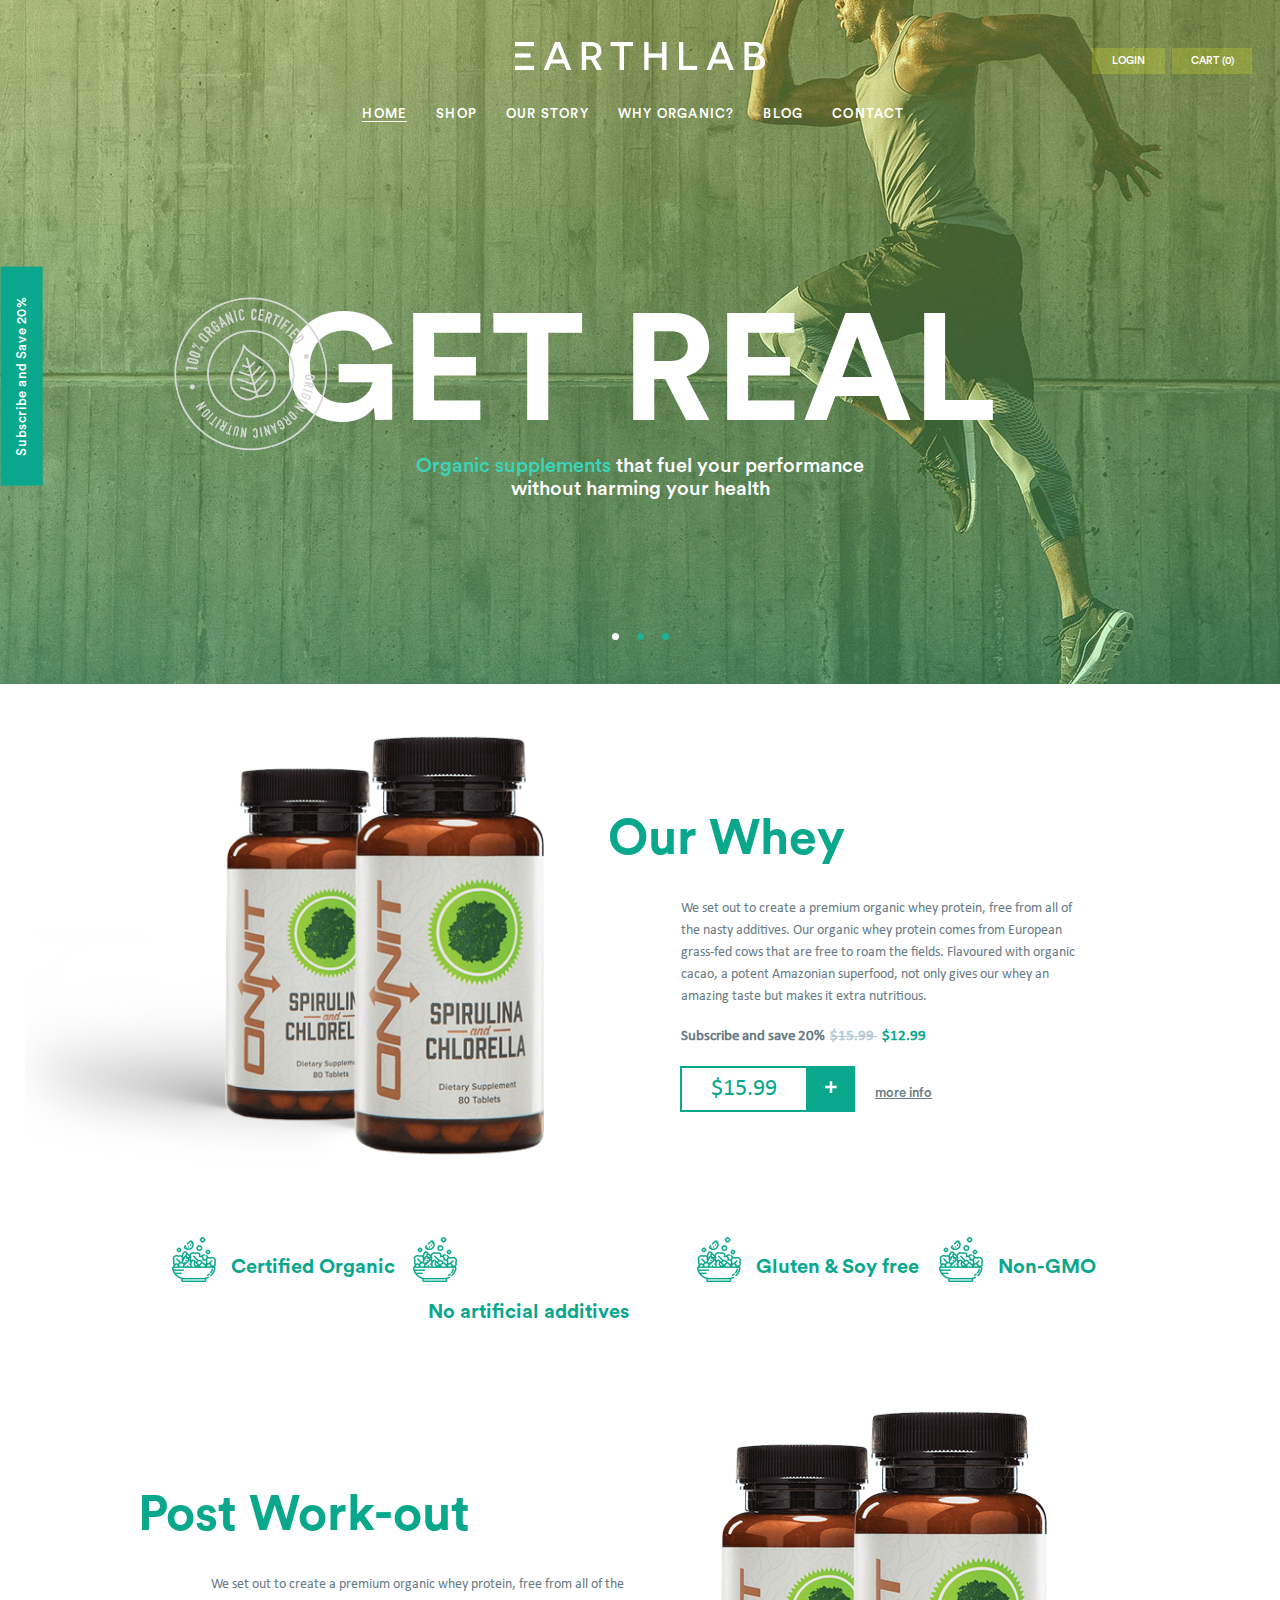
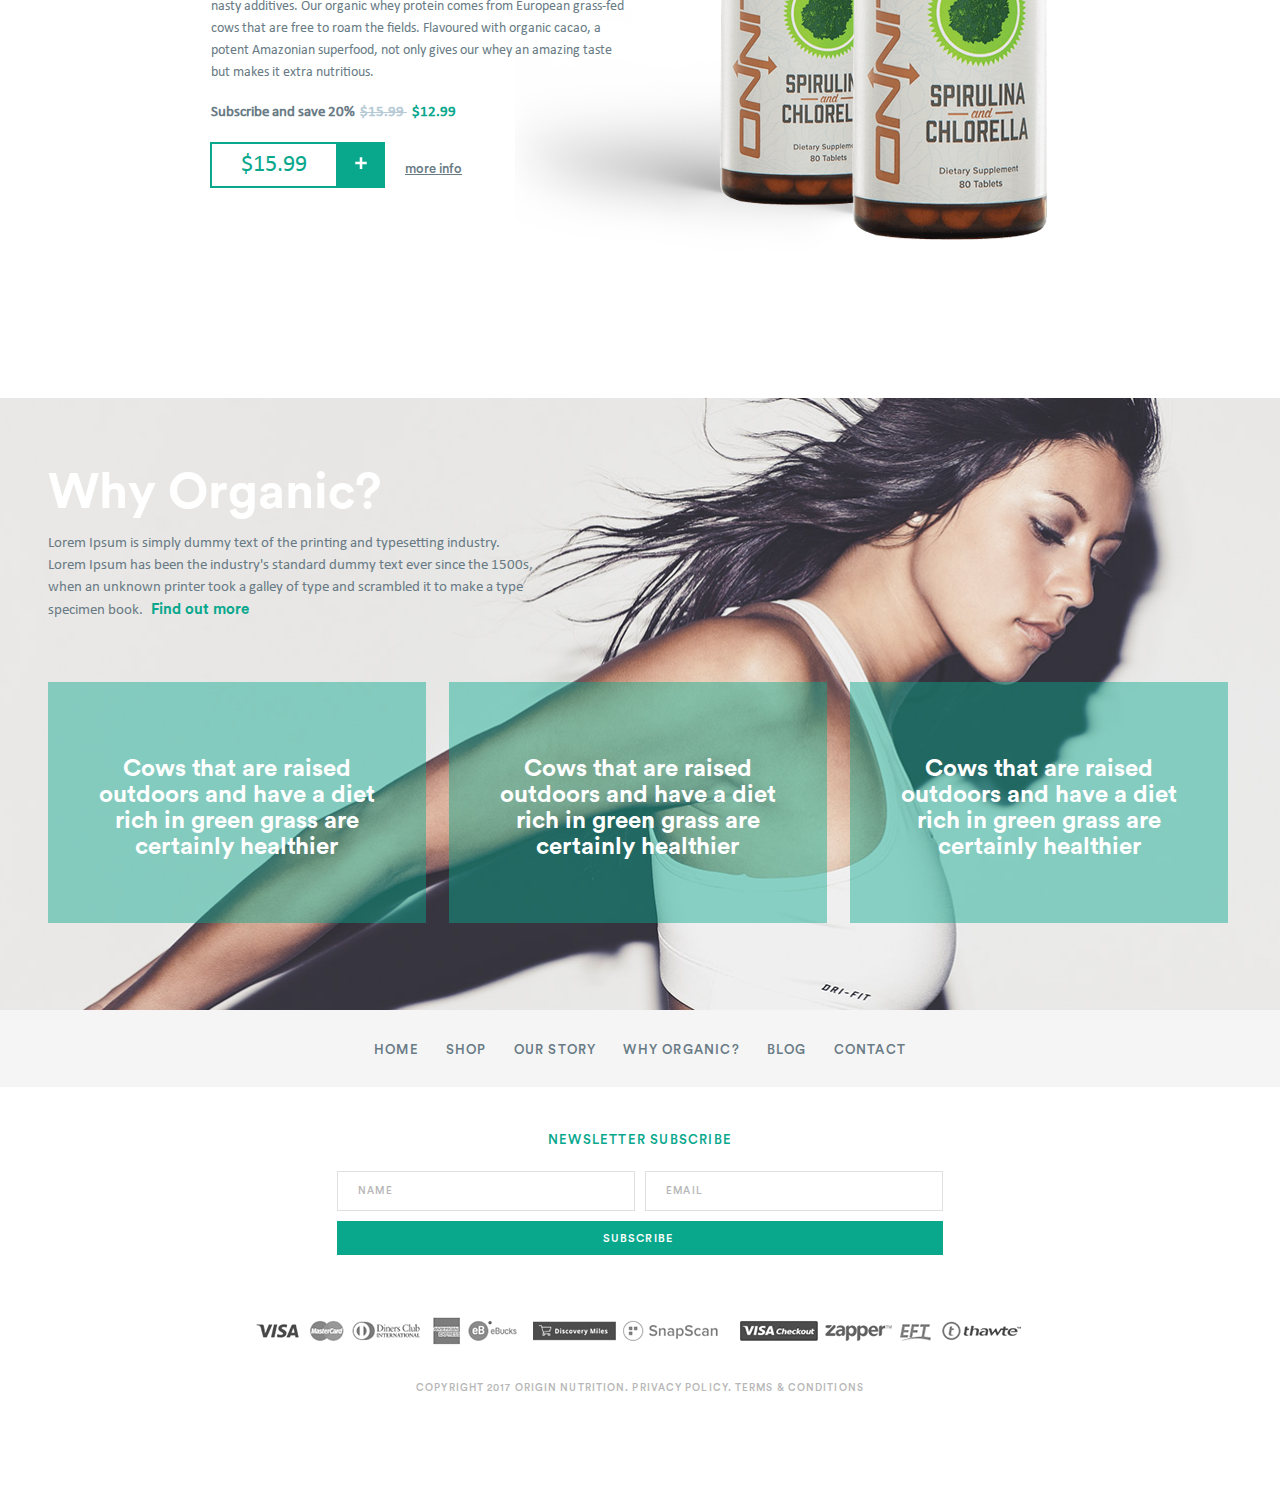
<file: index.html>
<!DOCTYPE html>
<html>
    <head>
    <meta charset="utf-8">
    <meta name="viewport" content="width=device-width, minimum-scale=1.0, maximum-scale=1.0, initial-scale=1.0, user-scalable=no">
    <meta name="format-detection" content="telephone=no">
    <title> Earthlab | Home</title>

    <link type="text/css" rel="stylesheet" href="css/flexslider.css">
    <link type="text/css" rel="stylesheet" href="css/style.css">

    <script type="text/javascript" src="scripts/jquery-1.12.4.min.js"></script>
    <script type="text/javascript" src="scripts/jquery.flexslider.js"></script>
    <script type="text/javascript" src="scripts/common-scripts.js"></script>

    </head>

    <body>
        <div class="main-wrap">
            <!-- Begin Header section-->
            <header class="main-header">
                <div class="header-inner">
                    <div class="logo-wrap">
                        <div class="main-logo"><a href="index.html"><img src="images/main-logo.png" alt=""></a></div>
                        <div class="phone-nav" id="phone-nav">
                            <div></div>
                            <div></div>
                            <div></div>
                        </div>
                    </div>
                    <div class="nav-wrap">
                        <nav class="main-nav">
                            <ul>
                                <li class="active"><a href="index.html">HOME</a></li>
                                <li><a href="shop.html">SHOP</a></li>
                                <li><a href="our-story.html">OUR STORY</a></li>
                                <li><a href="#">WHY ORGANIC?</a></li>
                                <li><a href="blog.html">BLOG</a></li>
                                <li><a href="contact.html">CONTACT</a></li>
                            </ul>
                        </nav>
                        <div class="cart-login">
                            <div class="cart-wrap">
                                <a href="contact.html">LOGIN</a>
                                <a href="#">cart (0)</a>
                            </div>
                        </div>
                    </div>
                </div>
            </header>
            <!-- //End Header section-->
            
            <!-- Begin Main Content section-->
            <section class="main-content-section home-content">
                <section class="banner-section">
                    <div class="rotate-text">Subscribe and Save 20% </div>
                    <div class="slider-wrap flexslider">
                        <ul class="slides">
                            <li class="slide" style="background: url(images/home-banner.jpg) no-repeat center top; background-size: cover;">
                               <div class="slide-content">
                                   <h1>Get Real</h1>
                                   <p><span>Organic supplements</span> that fuel your performance without harming your health</p>
                               </div>
                            </li>
                            <li class="slide" style="background: url(images/home-banner.jpg) no-repeat center top; background-size: cover;">
                               <div class="slide-content">
                                   <h1>Get Real</h1>
                                   <p><span>Organic supplements</span> that fuel your performance without harming your health</p>
                               </div>
                            </li>
                            <li class="slide" style="background: url(images/home-banner.jpg) no-repeat center top; background-size: cover;">
                               <div class="slide-content">
                                   <h1>Get Real</h1>
                                   <p><span>Organic supplements</span> that fuel your performance without harming your health</p>
                               </div>
                            </li>
                        </ul>
                    </div>
                </section>
                <!-- Begin Content section-->
                <section class="content-section">
                   <div class="content-inner clear">
                       <div class="spirulina-thumb-details">
                           <div class="spirulina-thumb">
                               <figure><img src="images/bottle-thumb2.png" alt=""></figure>
                           </div>
                           <div class="spirulina-text-wrap">
                               <div class="spirulina-text">
                                   <h2>Our Whey</h2>
                                   <div class="spirulina-text-info">
                                       <p>We set out to create a premium organic whey protein, free from all of the nasty additives. Our organic whey protein comes from European grass-fed cows that are free to roam the fields. Flavoured with organic cacao, a potent Amazonian superfood, not only gives our whey an amazing taste but makes it extra nutritious.</p>
                                       <h6>Subscribe and save 20%<strike>$15.99 </strike><dfn> $12.99</dfn></h6>
                                   </div>
                                   <div class="price-more">
                                       <div class="price-plus">
                                           <span>$15.99</span>
                                           <dfn></dfn>
                                       </div>
                                       <a href="#">more info</a>
                                   </div>
                               </div>
                           </div>
                       </div>
                       <div class="artificial-organic clear">
                           <div class="artificial-item">
                               <div class="artificial-icon"><img src="images/bowl-icon.png" alt=""></div>
                               <span>Certified Organic</span>
                           </div>
                           <div class="artificial-item">
                               <div class="artificial-icon"><img src="images/bowl-icon.png" alt=""></div>
                               <span> No artificial additives  </span>
                           </div>
                           <div class="artificial-item">
                               <div class="artificial-icon"><img src="images/bowl-icon.png" alt=""></div>
                               <span>Gluten & Soy free </span>
                           </div>
                           <div class="artificial-item">
                               <div class="artificial-icon"><img src="images/bowl-icon.png" alt=""></div>
                               <span>Non-GMO</span>
                           </div>
                       </div>
                       <div class="spirulina-thumb-details">
                            <div class="spirulina-thumb-coll">
                               <div class="spirulina-thumb">
                                   <figure><img src="images/bottle-thumb2.png" alt=""></figure>
                               </div>
                            </div>
                               
                           <div class="spirulina-text-coll">
                               <div class="spirulina-text">
                                   <h2>Post Work-out</h2>
                                   <div class="spirulina-text-info">
                                       <p>We set out to create a premium organic whey protein, free from all of the nasty additives. Our organic whey protein comes from European grass-fed cows that are free to roam the fields. Flavoured with organic cacao, a potent Amazonian superfood, not only gives our whey an amazing taste but makes it extra nutritious.</p>
                                       <h6>Subscribe and save 20%<strike>$15.99 </strike><dfn> $12.99</dfn></h6>
                                   </div>
                                   <div class="price-more">
                                       <div class="price-plus">
                                           <span>$15.99</span>
                                           <dfn></dfn>
                                       </div>
                                       <a href="#">more info</a>
                                   </div>
                               </div>
                            </div>
                       </div>
                   </div>
                </section>
                <!-- // End Content section-->
                
                <!-- Begin why organic section-->
                <section class="why-organic-section">
                    <div class="why-organic-inner clear">
                        <div class="organic-title-wrap">
                            <h2>Why Organic?</h2>
                            <p>Lorem Ipsum is simply dummy text of the printing and typesetting industry. Lorem Ipsum has been the industry's standard dummy text ever since the 1500s, when an unknown printer took a galley of type and scrambled it to make a type specimen book. <a href="#">Find out more</a> </p>
                        </div>
                        <div class="cows-that-wrap">
                            <div class="cow-that-item">
                                <div class="cow-that-text">Cows that are raised outdoors and have a diet rich in green grass are certainly healthier</div>
                            </div>
                            <div class="cow-that-item">
                                <div class="cow-that-text">Cows that are raised outdoors and have a diet rich in green grass are certainly healthier</div>
                            </div>
                            <div class="cow-that-item">
                                <div class="cow-that-text">Cows that are raised outdoors and have a diet rich in green grass are certainly healthier</div>
                            </div>
                        </div>
                    </div>
                </section>
                <!-- //End why organic section-->              
            </section>
            <!-- //End Main Content section-->
            
            <!-- Beginning Footer section-->
            <footer class="main-footer">
                <section class="footer-nav-section">
                    <div class="footer-nav">
                        <ul>
                            <li><a href="index.html">HOME</a></li>
                            <li><a href="shop.html">SHOP</a></li>
                            <li><a href="our-story.html">OUR STORY</a></li>
                            <li><a href="#">WHY ORGANIC?</a></li>
                            <li><a href="blog.html">BLOG</a></li>
                            <li><a href="contact.html">CONTACT</a></li>
                        </ul>
                    </div>
                </section>
                <section class="newsletter-section">
                    <div class="news-letter-wrp">
                        <span>NEWSLETTER SUBSCRIBE</span>
                        <form action="#" method="post">
                            <div class="info-row">
                                <input type="text" value="NAME">
                            </div>
                            <div class="info-row">
                                <input type="text" value="EMAIL">
                            </div>
                            <div class="info-rows">
                                <input type="submit" value="SUBSCRIBE ">
                            </div>
                        </form>
                    </div>
                </section>
                <section class="brand-logo-section">
                    <div class="brand-logo-wrap clear">
                        <div class="brand-item"><a href="#"><img src="images/brand-logo1.png" alt=""></a></div>
                        <div class="brand-item"><a href="#"><img src="images/brand-logo2.png" alt=""></a></div>
                        <div class="brand-item"><a href="#"><img src="images/brand-logo3.png" alt=""></a></div>
                        <div class="brand-item"><a href="#"><img src="images/brand-logo4.png" alt=""></a></div>
                        <div class="brand-item"><a href="#"><img src="images/brand-logo5.png" alt=""></a></div>
                        <div class="brand-item"><a href="#"><img src="images/brand-logo6.png" alt=""></a></div>
                        <div class="brand-item"><a href="#"><img src="images/brand-logo7.png" alt=""></a></div>
                        <div class="brand-item"><a href="#"><img src="images/brand-logo8.png" alt=""></a></div>
                        <div class="brand-item"><a href="#"><img src="images/brand-logo9.png" alt=""></a></div>
                        <div class="brand-item"><a href="#"><img src="images/brand-logo10.png" alt=""></a></div>
                        <div class="brand-item"><a href="#"><img src="images/brand-logo11.png" alt=""></a></div>
                    </div>
                    <div class="copyright">Copyright 2017 Origin Nutrition. Privacy Policy. Terms & Conditions</div>
                </section>
            </footer>
            <!-- //End Footer section-->
        </div>

    </body>
	
</html>
</file>
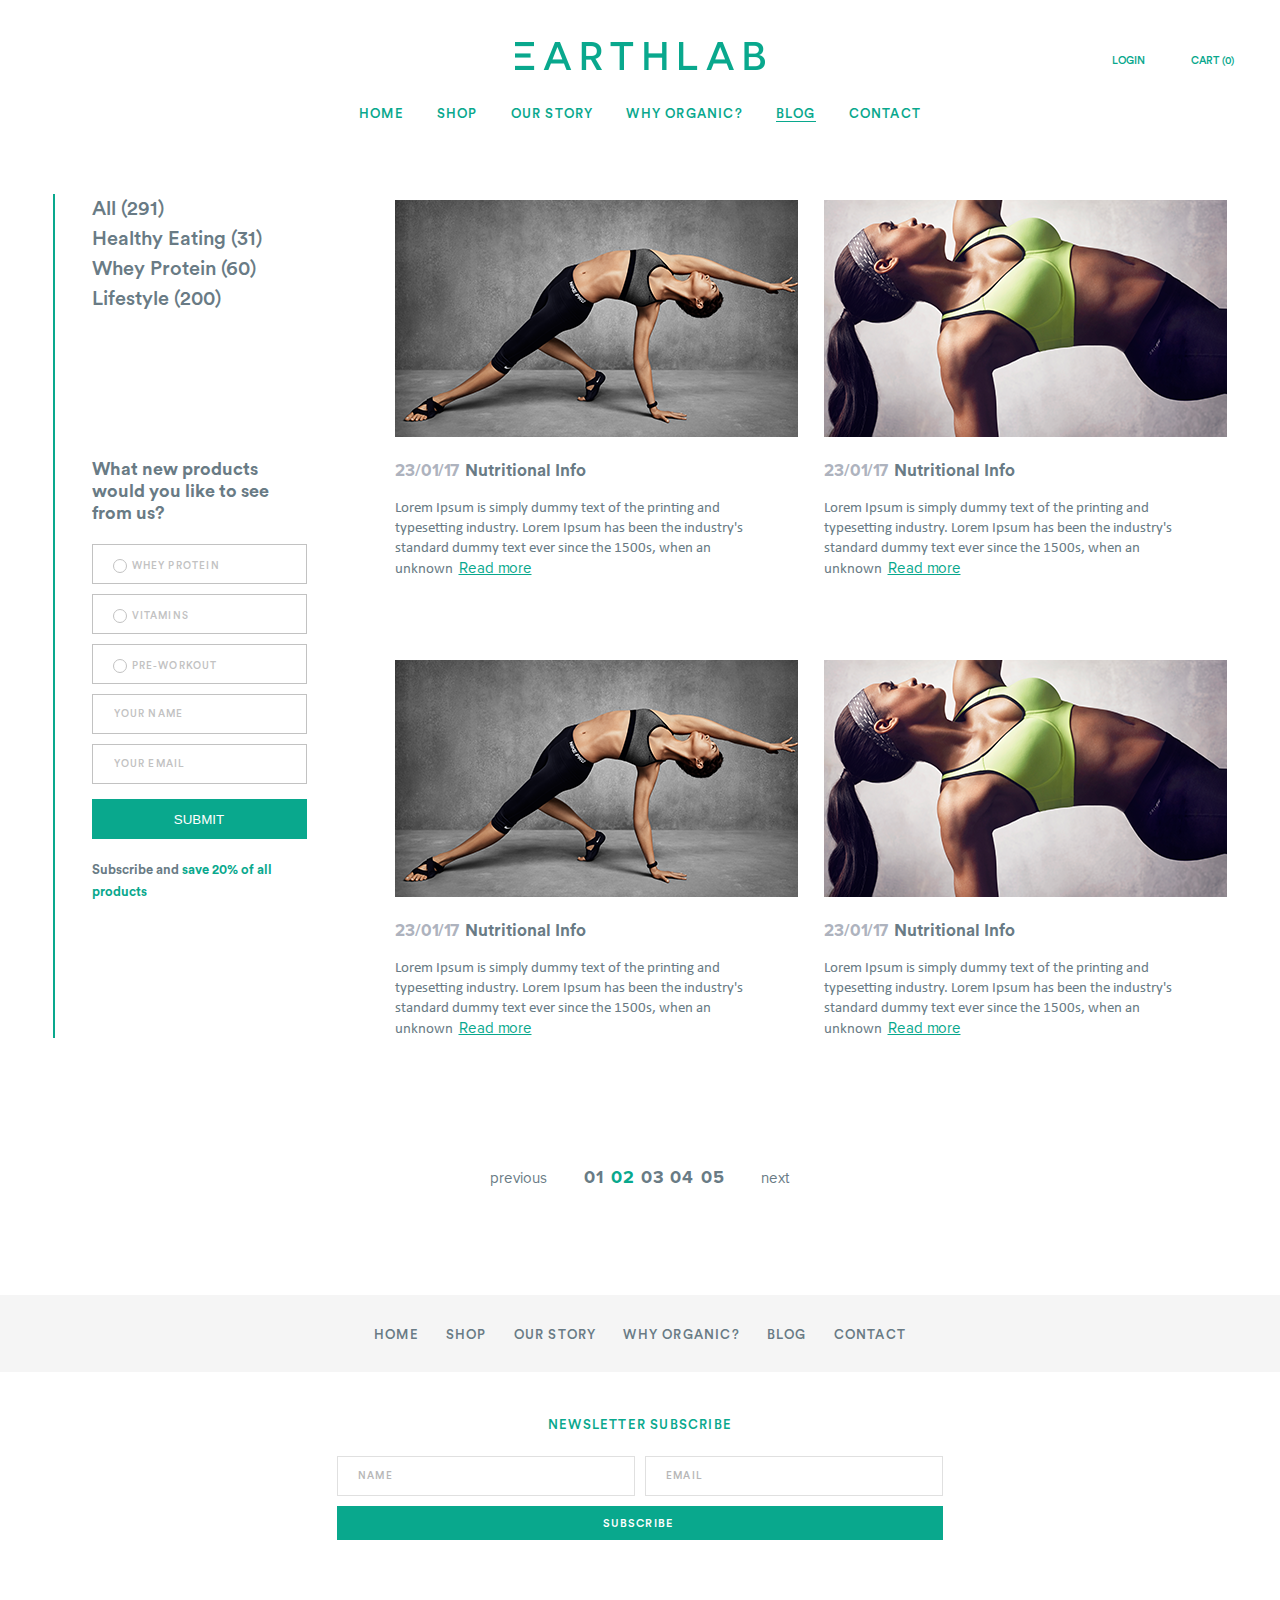
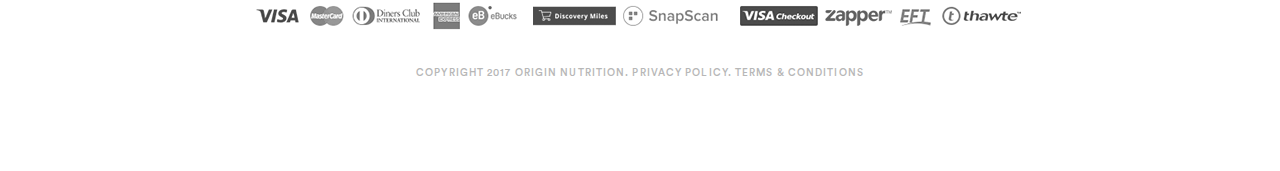
<file: blog.html>
<!DOCTYPE html>
<html>
    <head>
    <meta charset="utf-8">
    <meta name="viewport" content="width=device-width, minimum-scale=1.0, maximum-scale=1.0, initial-scale=1.0, user-scalable=no">
    <meta name="format-detection" content="telephone=no">
    <title> Earthlab | Blog</title>

    <link type="text/css" rel="stylesheet" href="css/flexslider.css">
    <link type="text/css" rel="stylesheet" href="css/style.css">

    <script type="text/javascript" src="scripts/jquery-1.12.4.min.js"></script>
    <script type="text/javascript" src="scripts/jquery.flexslider.js"></script>
    <script type="text/javascript" src="scripts/common-scripts.js"></script>

    </head>

    <body>
        <div class="main-wrap">
            <!-- Begin Header section-->
            <header class="main-header">
                <div class="header-inner">
                    <div class="logo-wrap">
                        <div class="main-logo"><a href="index.html"><img src="images/main-logo-green.png" alt="" class="desktop"><img src="images/main-logo.png" alt="" class="mobi"></a></div>
                        <div class="phone-nav" id="phone-nav">
                            <div></div>
                            <div></div>
                            <div></div>
                        </div>
                    </div>
                    <div class="nav-wrap">
                        <nav class="main-nav">
                            <ul>
                                <li><a href="index.html">HOME</a></li>
                                <li><a href="shop.html">SHOP</a></li>
                                <li><a href="our-story.html">OUR STORY</a></li>
                                <li><a href="#">WHY ORGANIC?</a></li>
                                <li class="active"><a href="blog.html">BLOG</a></li>
                                <li><a href="contact.html">CONTACT</a></li>
                            </ul>
                        </nav>
                        <div class="cart-login">
                            <div class="cart-wrap">
                                <a href="contact.html">LOGIN</a>
                                <a href="#">cart (0)</a>
                            </div>
                        </div>
                    </div>
                </div>
            </header>
            <!-- //End Header section-->
            
            <!-- Begin Main Content section-->
            <section class="main-content-section blog-content">
             <!-- Begin Content section-->
                <section class="content-section">
                   <div class="content-inner clear">
                      <div class="blog-content-details">
                           <div class="side-bar">
                               <div class="aside-more-link">
                                   <a href="#">All (291)  </a>
                                   <a href="#">Healthy Eating (31)</a>
                                   <a href="#">Whey Protein (60)</a>
                                   <a href="#">Lifestyle (200)</a>
                               </div>
                               <div class="new-product-section">
                                   <h6>What new products would you like to see from us?</h6>
                                   <div class="product-info">
                                       <form action="#" method="post">
                                           <div class="product-info-row">
                                               <input type="radio" id="whey-option" name="selector">
                                               <label for="whey-option">WHEY PROTEIN</label>
                                               <div class="check"></div>
                                           </div>
                                            <div class="product-info-row">
                                                <input type="radio" id="vitamin-option" name="selector">
                                                <label for="vitamin-option">VITAMINS</label>
                                                <div class="check"></div>
                                           </div>
                                            <div class="product-info-row">
                                                <input type="radio" id="PRE-option" name="selector">
                                                <label for="PRE-option">PRE-WORKOUT</label>
                                                <div class="check"></div>
                                           </div>
                                            <div class="product-info-row name-field">
                                                <input type="text" value="YOUR NAME">
                                           </div>
                                           <div class="product-info-row name-field">
                                                <input type="text" value="YOUR EMAIL">
                                           </div>
                                           <div class="product-info-row name-field">
                                               <input type="submit" value="SUBMIT">
                                           </div>
                                       </form>
                                       <div class="save-commission">Subscribe and <span>save 20% of all products</span></div>
                                   </div>
                               </div>
                           </div>
                           <div class="blog-content-wrap">
                              <div class="blog-item-row">
                                   <div class="blog-item">
                                       <div class="item-thumb">
                                           <figure><img src="images/features-article-thumb1.png" alt=""></figure>
                                       </div>
                                       <div class="item-text">
                                           <div class="date-info">23/01/17 <span>Nutritional Info</span></div>
                                           <p>Lorem Ipsum is simply dummy text of the printing and typesetting industry. Lorem Ipsum has been the industry's standard dummy text ever since the 1500s, when an unknown  <a href="#">Read more</a></p>
                                       </div>
                                   </div>
                                    <div class="blog-item">
                                       <div class="item-thumb">
                                           <figure><img src="images/features-article-thumb2.png" alt=""></figure>
                                       </div>
                                       <div class="item-text">
                                           <div class="date-info">23/01/17 <span>Nutritional Info</span></div>
                                           <p>Lorem Ipsum is simply dummy text of the printing and typesetting industry. Lorem Ipsum has been the industry's standard dummy text ever since the 1500s, when an unknown  <a href="#">Read more</a></p>
                                       </div>
                                   </div>
                               </div>
                               <div class="blog-item-row">
                                   <div class="blog-item">
                                       <div class="item-thumb">
                                           <figure><img src="images/features-article-thumb1.png" alt=""></figure>
                                       </div>
                                       <div class="item-text">
                                           <div class="date-info">23/01/17 <span>Nutritional Info</span></div>
                                           <p>Lorem Ipsum is simply dummy text of the printing and typesetting industry. Lorem Ipsum has been the industry's standard dummy text ever since the 1500s, when an unknown  <a href="#">Read more</a></p>
                                       </div>
                                   </div>
                                    <div class="blog-item">
                                       <div class="item-thumb">
                                           <figure><img src="images/features-article-thumb2.png" alt=""></figure>
                                       </div>
                                       <div class="item-text">
                                           <div class="date-info">23/01/17 <span>Nutritional Info</span></div>
                                           <p>Lorem Ipsum is simply dummy text of the printing and typesetting industry. Lorem Ipsum has been the industry's standard dummy text ever since the 1500s, when an unknown  <a href="#">Read more</a></p>
                                       </div>
                                   </div>
                               </div>
                               
                           </div>
                        </div>
                        <div class="blog-pagination">
                           <ul>
                               <li><a href="#">previous</a></li>
                               <li><a href="#">01</a></li>
                               <li class="active"><a href="#">02</a></li>
                               <li><a href="#">03</a></li>
                               <li><a href="#">04</a></li>
                               <li><a href="#">05</a></li>
                               <li><a href="#">next</a></li>
                           </ul>
                       </div>
                    </div>
                </section>
                <!-- // End Content section-->  
            </section>
            <!-- //End Main Content section-->

            <!-- Beginning Footer section-->
            <footer class="main-footer">
                <section class="footer-nav-section">
                    <div class="footer-nav">
                        <ul>
                            <li><a href="index.html">HOME</a></li>
                            <li><a href="shop.html">SHOP</a></li>
                            <li><a href="our-story.html">OUR STORY</a></li>
                            <li><a href="#">WHY ORGANIC?</a></li>
                            <li><a href="blog.html">BLOG</a></li>
                            <li><a href="contact.html">CONTACT</a></li>
                        </ul>
                    </div>
                </section>
                <section class="newsletter-section">
                    <div class="news-letter-wrp">
                        <span>NEWSLETTER SUBSCRIBE</span>
                        <form action="#" method="post">
                            <div class="info-row">
                                <input type="text" value="NAME">
                            </div>
                            <div class="info-row">
                                <input type="text" value="EMAIL">
                            </div>
                            <div class="info-rows">
                                <input type="submit" value="SUBSCRIBE ">
                            </div>
                        </form>
                    </div>
                </section>
                <section class="brand-logo-section">
                    <div class="brand-logo-wrap clear">
                        <div class="brand-item"><a href="#"><img src="images/brand-logo1.png" alt=""></a></div>
                        <div class="brand-item"><a href="#"><img src="images/brand-logo2.png" alt=""></a></div>
                        <div class="brand-item"><a href="#"><img src="images/brand-logo3.png" alt=""></a></div>
                        <div class="brand-item"><a href="#"><img src="images/brand-logo4.png" alt=""></a></div>
                        <div class="brand-item"><a href="#"><img src="images/brand-logo5.png" alt=""></a></div>
                        <div class="brand-item"><a href="#"><img src="images/brand-logo6.png" alt=""></a></div>
                        <div class="brand-item"><a href="#"><img src="images/brand-logo7.png" alt=""></a></div>
                        <div class="brand-item"><a href="#"><img src="images/brand-logo8.png" alt=""></a></div>
                        <div class="brand-item"><a href="#"><img src="images/brand-logo9.png" alt=""></a></div>
                        <div class="brand-item"><a href="#"><img src="images/brand-logo10.png" alt=""></a></div>
                        <div class="brand-item"><a href="#"><img src="images/brand-logo11.png" alt=""></a></div>
                    </div>
                    <div class="copyright">Copyright 2017 Origin Nutrition. Privacy Policy. Terms & Conditions</div>
                </section>
            </footer>
            <!-- //End Footer section-->
        </div>

    </body>
	
</html>
</file>
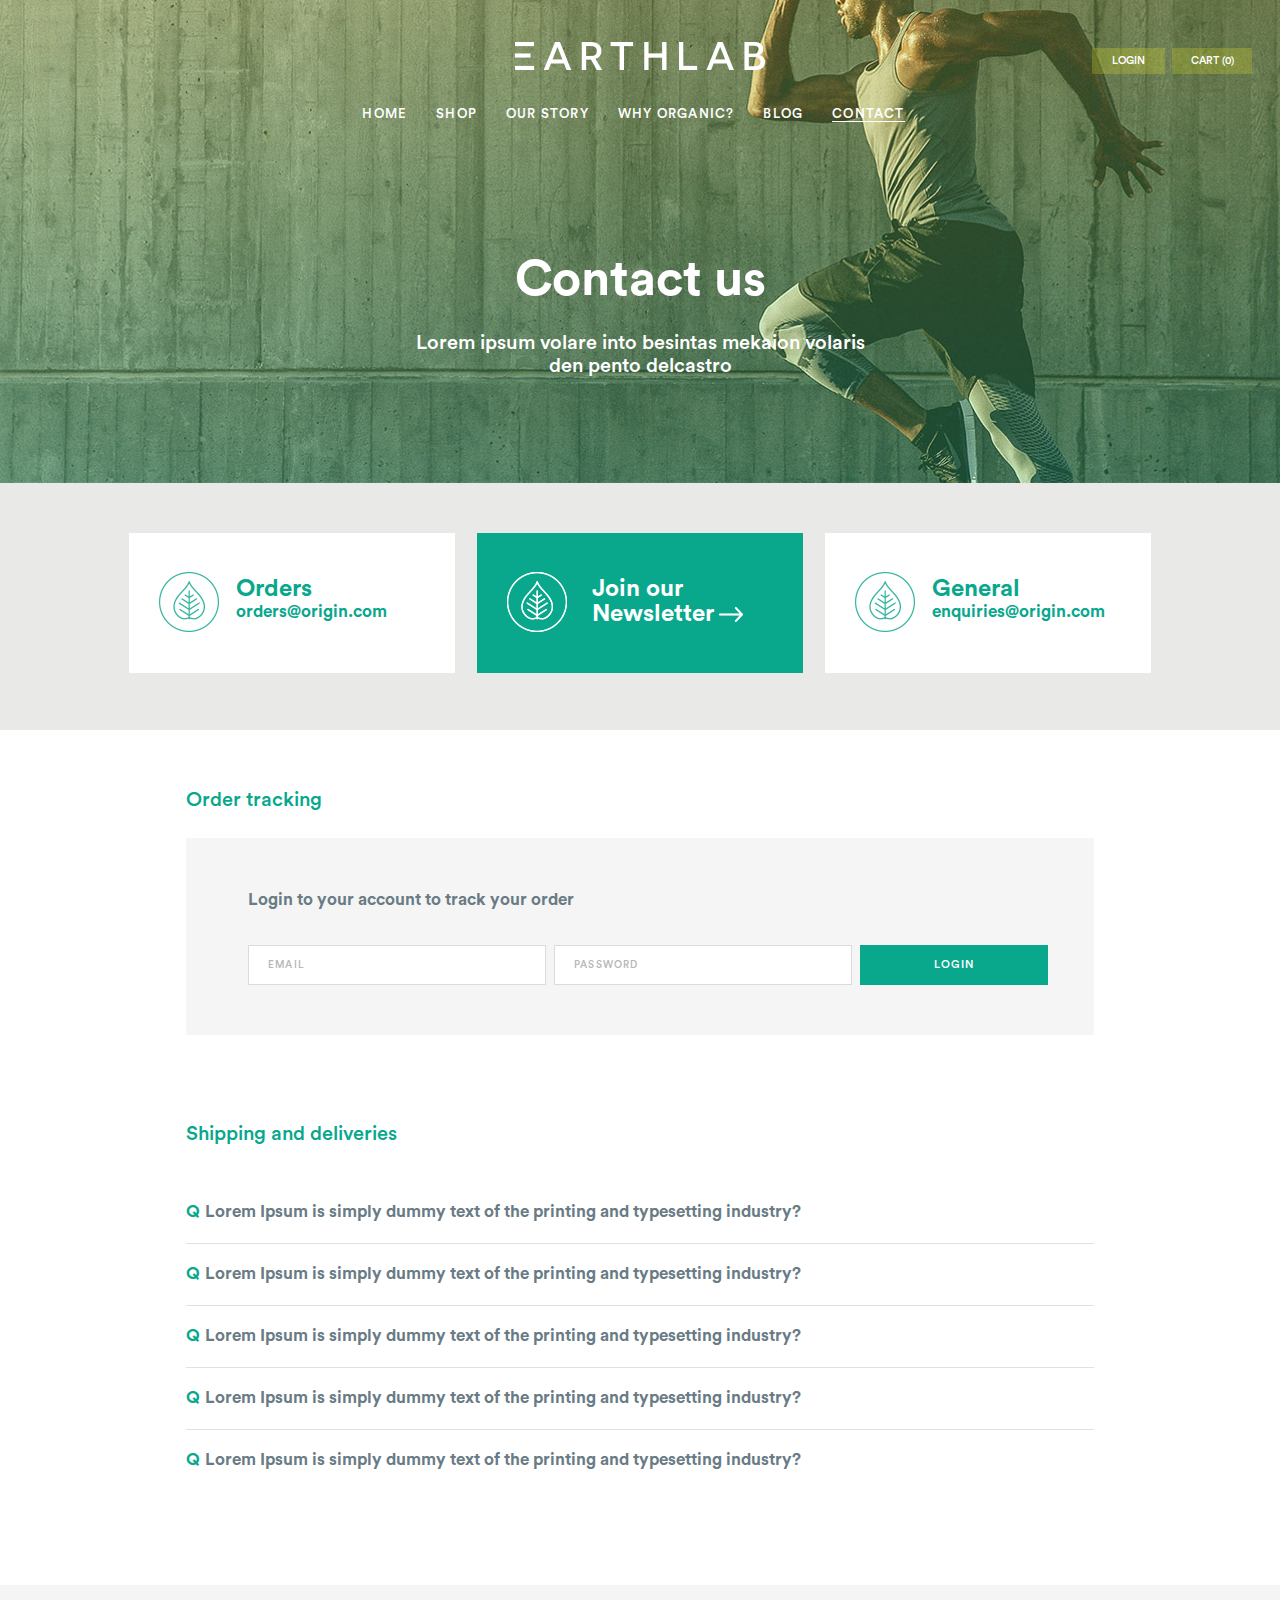
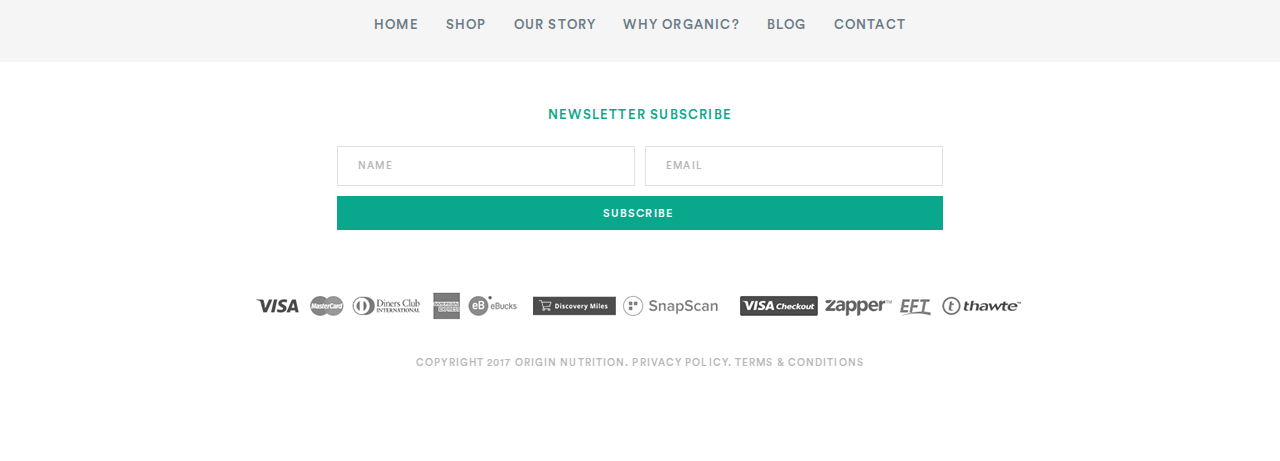
<file: contact.html>
<!DOCTYPE html>
<html>
    <head>
    <meta charset="utf-8">
    <meta name="viewport" content="width=device-width, minimum-scale=1.0, maximum-scale=1.0, initial-scale=1.0, user-scalable=no">
    <meta name="format-detection" content="telephone=no">
    <title> Earthlab | Contact</title>

    <link type="text/css" rel="stylesheet" href="css/style.css">

    <script type="text/javascript" src="scripts/jquery-1.12.4.min.js"></script>
    <script type="text/javascript" src="scripts/common-scripts.js"></script>

    </head>

    <body>
        <div class="main-wrap">
            <!-- Begin Header section-->
            <header class="main-header">
                <div class="header-inner">
                    <div class="logo-wrap">
                        <div class="main-logo"><a href="index.html"><img src="images/main-logo.png" alt=""></a></div>
                        <div class="phone-nav" id="phone-nav">
                            <div></div>
                            <div></div>
                            <div></div>
                        </div>
                    </div>
                    <div class="nav-wrap">
                        <nav class="main-nav">
                            <ul>
                                <li><a href="index.html">HOME</a></li>
                                <li><a href="shop.html">SHOP</a></li>
                                <li><a href="our-story.html">OUR STORY</a></li>
                                <li><a href="#">WHY ORGANIC?</a></li>
                                <li><a href="blog.html">BLOG</a></li>
                                <li class="active"><a href="contact.html">CONTACT</a></li>
                            </ul>
                        </nav>
                        <div class="cart-login">
                            <div class="cart-wrap">
                                <a href="contact.html">LOGIN</a>
                                <a href="#">cart (0)</a>
                            </div>
                        </div>
                    </div>
                </div>
            </header>
            <!-- //End Header section-->
            
            <!-- Begin Main Content section-->
            <section class="main-content-section contact-content">

                <section class="banner-wrap banner-section">
                    <div class="slide-content">
                        <h2>Contact us</h2>
                        <p>Lorem ipsum volare into besintas mekaion volaris den pento delcastro</p>
                    </div>
                </section>

                <!-- Begin promo section -->
                <section class="promo-section">
                    <div class="promo-inner clear">
                        <div class="promo-wrap">
                            <figure>
                                <img src="images/leaf-green.png" alt="">
                            </figure>
                            <div class="promo-content">
                                <h5>Orders</h5>
                                <a href="mailto:orders@origin.com">orders@origin.com</a>
                            </div>
                        </div>
                        <div class="promo-wrap">
                            <figure>
                                <img src="images/leaf-white.png" alt="">
                            </figure>
                            <div class="promo-content">
                                <h5><a href="contact.html">Join our Newsletter</a></h5>
                            </div>
                        </div>
                        <div class="promo-wrap">
                            <figure>
                                <img src="images/leaf-green.png" alt="">
                            </figure>
                            <div class="promo-content">
                                <h5>General</h5>
                                <a href="enquiries@origin.com">enquiries@origin.com</a>
                            </div>
                        </div>
                    </div>
                </section>
                <!-- //End promo section -->
                
                <!-- Begin Content section-->
                <section class="content-section">
                   <div class="content-inner clear">
                       <div class="order-tracking-section">
                           <h6>Order tracking</h6>
                           <div class="login-wrap">
                               <p>Login to your account to track your order</p>
                               <form action="" method="post">
                                   <div class="input-wrap">
                                       <input type="text" value="EMAIL">
                                   </div>
                                   <div class="input-wrap">
                                       <input type="text" value="PASSWORD">
                                   </div>
                                   <div class="submit-wrap">
                                       <input type="submit" value="LOGIN">
                                   </div>
                               </form>
                           </div>
                       </div>
                       <div class="faq-section">
                           <h6>Shipping and deliveries</h6>
                           <div class="faq-wrap">
                               <div class="question">
                                   <span>Q</span>
                                   <div>Lorem Ipsum is simply dummy text of the printing and typesetting industry?</div>
                               </div>
                               <p>Lorem Ipsum is simply dummy text of the printing and typesetting industry. Lorem Ipsum has been the industry's standard dummy text ever since the 1500s, when an unknown </p>
                           </div>
                           <div class="faq-wrap">
                               <div class="question">
                                   <span>Q</span>
                                   <div>Lorem Ipsum is simply dummy text of the printing and typesetting industry?</div>
                               </div>
                               <p>Lorem Ipsum is simply dummy text of the printing and typesetting industry. Lorem Ipsum has been the industry's standard dummy text ever since the 1500s, when an unknown </p>
                           </div>
                           <div class="faq-wrap">
                               <div class="question">
                                   <span>Q</span>
                                   <div>Lorem Ipsum is simply dummy text of the printing and typesetting industry?</div>
                               </div>
                               <p>Lorem Ipsum is simply dummy text of the printing and typesetting industry. Lorem Ipsum has been the industry's standard dummy text ever since the 1500s, when an unknown </p>
                           </div>
                           <div class="faq-wrap">
                               <div class="question">
                                   <span>Q</span>
                                   <div>Lorem Ipsum is simply dummy text of the printing and typesetting industry?</div>
                               </div>
                               <p>Lorem Ipsum is simply dummy text of the printing and typesetting industry. Lorem Ipsum has been the industry's standard dummy text ever since the 1500s, when an unknown </p>
                           </div>
                           <div class="faq-wrap">
                               <div class="question">
                                   <span>Q</span>
                                   <div>Lorem Ipsum is simply dummy text of the printing and typesetting industry?</div>
                               </div>
                               <p>Lorem Ipsum is simply dummy text of the printing and typesetting industry. Lorem Ipsum has been the industry's standard dummy text ever since the 1500s, when an unknown </p>
                           </div>
                       </div>
                   </div>
                </section>
                <!-- // End Content section-->
                
            </section>
            <!-- //End Main Content section-->

            <!-- Beginning Footer section-->
            <footer class="main-footer">
                <section class="footer-nav-section">
                    <div class="footer-nav">
                        <ul>
                            <li><a href="index.html">HOME</a></li>
                            <li><a href="shop.html">SHOP</a></li>
                            <li><a href="our-story.html">OUR STORY</a></li>
                            <li><a href="#">WHY ORGANIC?</a></li>
                            <li><a href="blog.html">BLOG</a></li>
                            <li><a href="contact.html">CONTACT</a></li>
                        </ul>
                    </div>
                </section>
                <section class="newsletter-section">
                    <div class="news-letter-wrp">
                        <span>NEWSLETTER SUBSCRIBE</span>
                        <form action="#" method="post">
                            <div class="info-row">
                                <input type="text" value="NAME">
                            </div>
                            <div class="info-row">
                                <input type="text" value="EMAIL">
                            </div>
                            <div class="info-rows">
                                <input type="submit" value="SUBSCRIBE ">
                            </div>
                        </form>
                    </div>
                </section>
                <section class="brand-logo-section">
                    <div class="brand-logo-wrap clear">
                        <div class="brand-item"><a href="#"><img src="images/brand-logo1.png" alt=""></a></div>
                        <div class="brand-item"><a href="#"><img src="images/brand-logo2.png" alt=""></a></div>
                        <div class="brand-item"><a href="#"><img src="images/brand-logo3.png" alt=""></a></div>
                        <div class="brand-item"><a href="#"><img src="images/brand-logo4.png" alt=""></a></div>
                        <div class="brand-item"><a href="#"><img src="images/brand-logo5.png" alt=""></a></div>
                        <div class="brand-item"><a href="#"><img src="images/brand-logo6.png" alt=""></a></div>
                        <div class="brand-item"><a href="#"><img src="images/brand-logo7.png" alt=""></a></div>
                        <div class="brand-item"><a href="#"><img src="images/brand-logo8.png" alt=""></a></div>
                        <div class="brand-item"><a href="#"><img src="images/brand-logo9.png" alt=""></a></div>
                        <div class="brand-item"><a href="#"><img src="images/brand-logo10.png" alt=""></a></div>
                        <div class="brand-item"><a href="#"><img src="images/brand-logo11.png" alt=""></a></div>
                    </div>
                    <div class="copyright">Copyright 2017 Origin Nutrition. Privacy Policy. Terms & Conditions</div>
                </section>
            </footer>
            <!-- //End Footer section-->
        </div>

    </body>
	
</html>
</file>
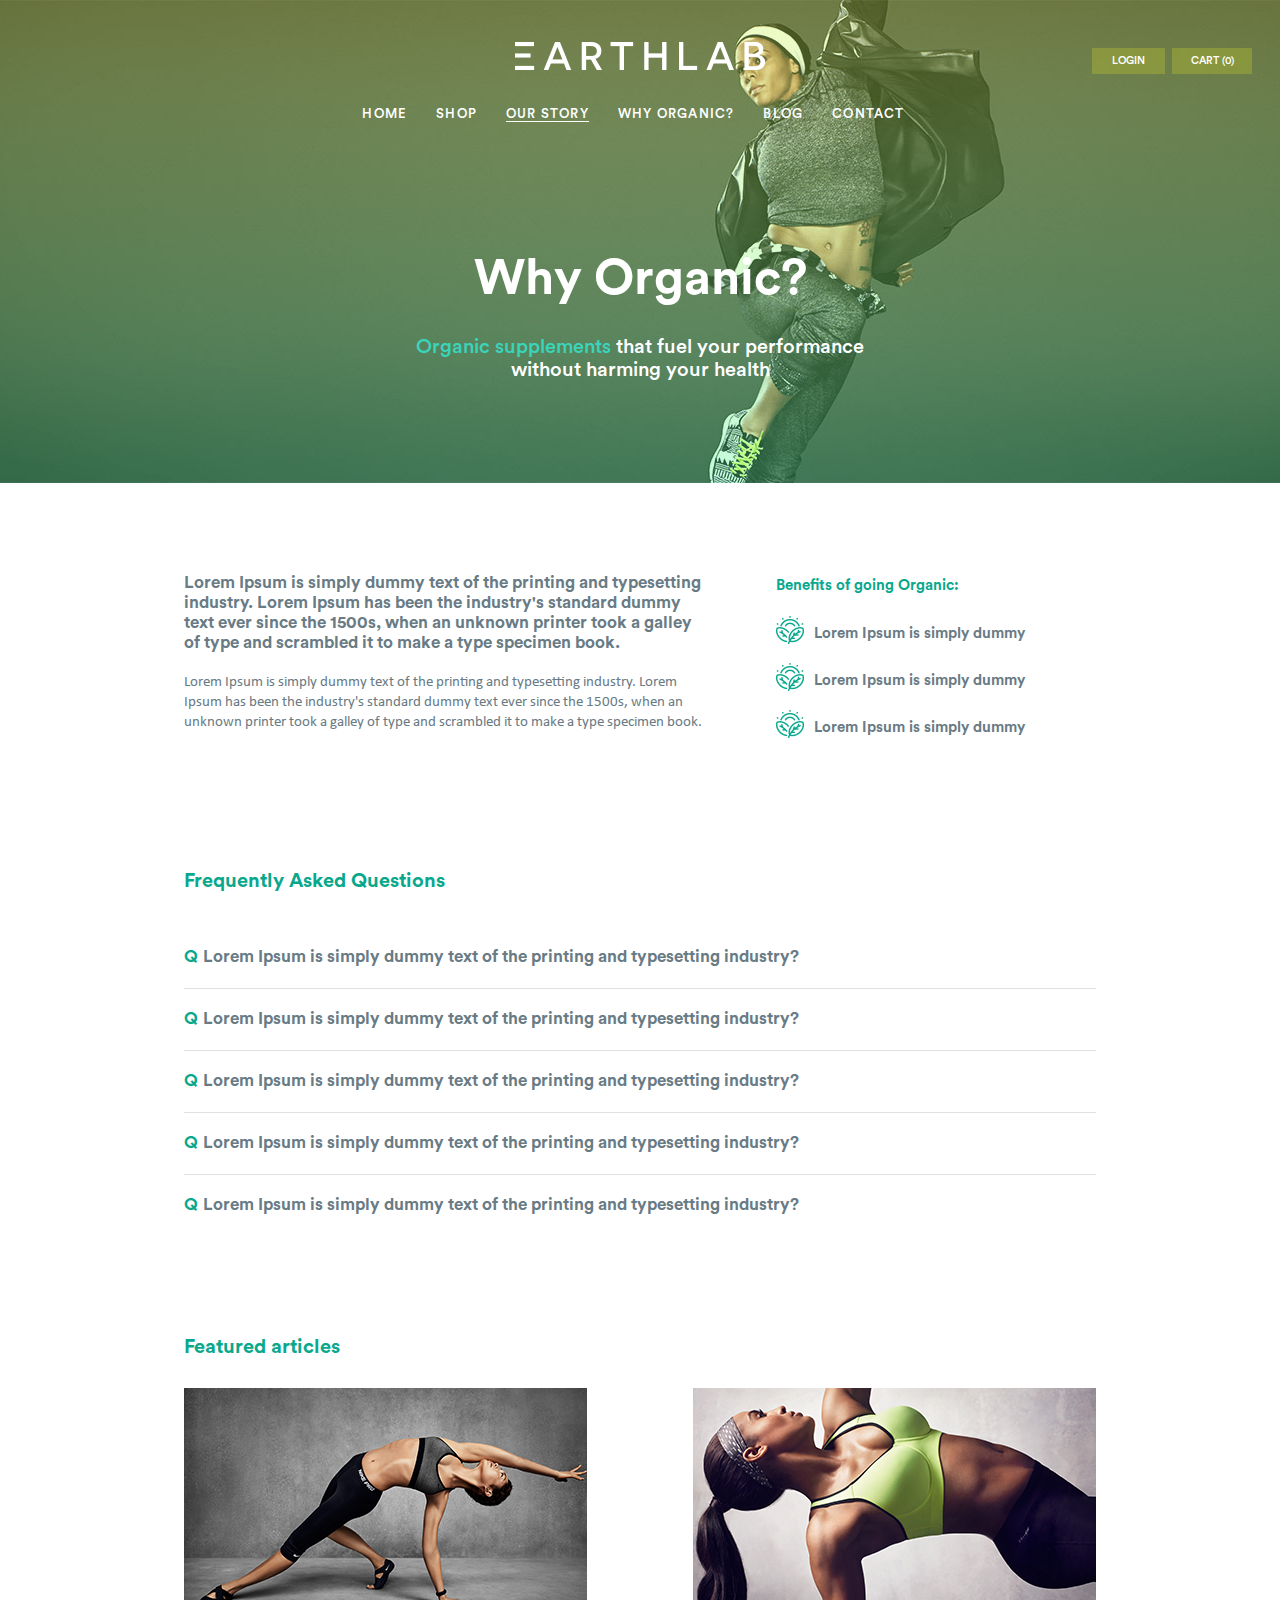
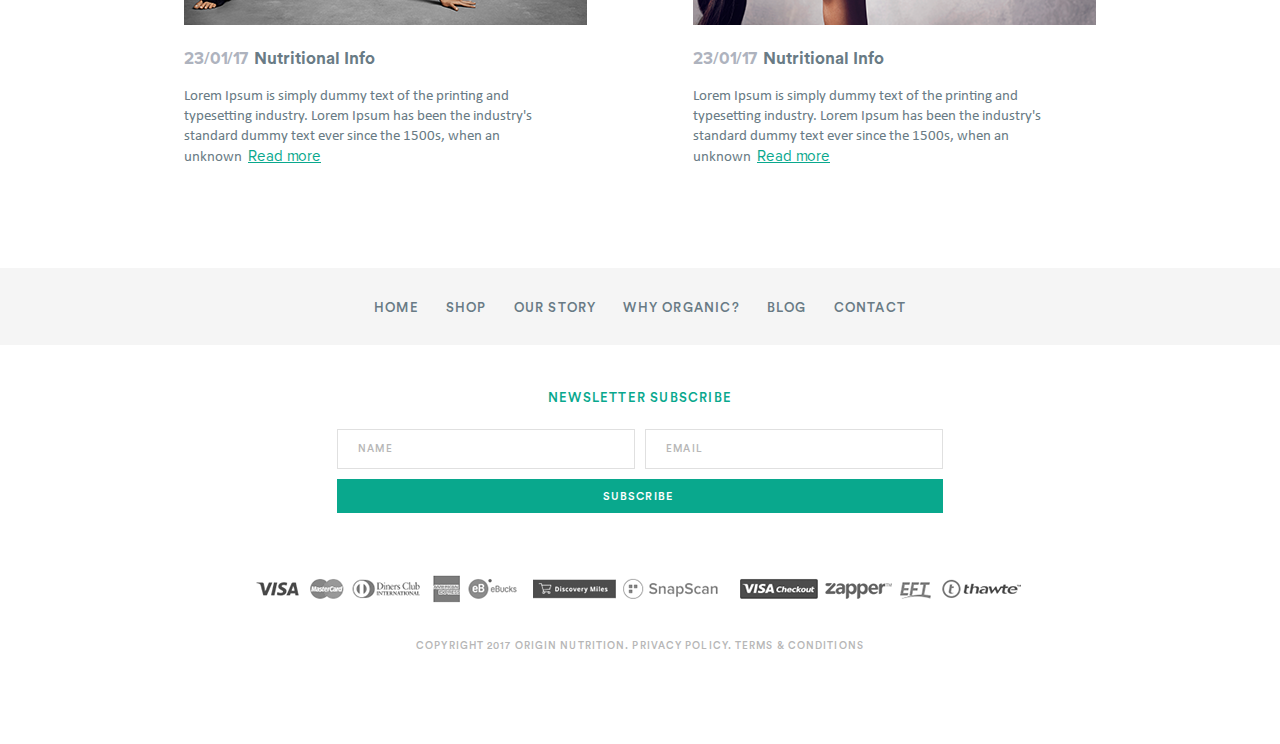
<file: our-story.html>
<!DOCTYPE html>
<html>
    <head>
    <meta charset="utf-8">
    <meta name="viewport" content="width=device-width, minimum-scale=1.0, maximum-scale=1.0, initial-scale=1.0, user-scalable=no">
    <meta name="format-detection" content="telephone=no">
    <title> Earthlab | Our Story</title>

    <link type="text/css" rel="stylesheet" href="css/style.css">

    <script type="text/javascript" src="scripts/jquery-1.12.4.min.js"></script>
    <script type="text/javascript" src="scripts/common-scripts.js"></script>

    </head>

    <body>
        <div class="main-wrap">
            <!-- Begin Header section-->
            <header class="main-header">
                <div class="header-inner">
                    <div class="logo-wrap">
                        <div class="main-logo"><a href="index.html"><img src="images/main-logo.png" alt=""></a></div>
                        <div class="phone-nav" id="phone-nav">
                            <div></div>
                            <div></div>
                            <div></div>
                        </div>
                    </div>
                    <div class="nav-wrap">
                        <nav class="main-nav">
                            <ul>
                                <li><a href="index.html">HOME</a></li>
                                <li><a href="shop.html">SHOP</a></li>
                                <li class="active"><a href="our-story.html">OUR STORY</a></li>
                                <li><a href="#">WHY ORGANIC?</a></li>
                                <li><a href="blog.html">BLOG</a></li>
                                <li><a href="contact.html">CONTACT</a></li>
                            </ul>
                        </nav>
                        <div class="cart-login">
                            <div class="cart-wrap">
                                <a href="contact.html">LOGIN</a>
                                <a href="#">cart (0)</a>
                            </div>
                        </div>
                    </div>
                </div>
            </header>
            <!-- //End Header section-->
            
            <!-- Begin Main Content section-->
            <section class="main-content-section our-story-content">
                <section class="banner-wrap banner-section">
                    <div class="slide-content">
                        <h2>Why Organic?</h2>
                        <p><span>Organic supplements</span> that fuel your performance without harming your health</p>
                    </div>
                </section>
                <!-- Begin Content section-->
                <section class="content-section">
                   <div class="content-inner clear">
                       <div class="our-story-content">
                           <div class="story-item">
                               <div class="lead-text">Lorem Ipsum is simply dummy text of the printing and typesetting industry. Lorem Ipsum has been the industry's standard dummy text ever since the 1500s, when an unknown printer took a galley of type and scrambled it to make a type specimen book.</div>
                               <p>Lorem Ipsum is simply dummy text of the printing and typesetting industry. Lorem Ipsum has been the industry's standard dummy text ever since the 1500s, when an unknown printer took a galley of type and scrambled it to make a type specimen book.</p>
                           </div>
                           <div class="story-item">
                               <span>Benefits of going Organic:</span>
                               <dfn>Lorem Ipsum is simply dummy </dfn>
                               <dfn>Lorem Ipsum is simply dummy </dfn>
                               <dfn>Lorem Ipsum is simply dummy </dfn>
                           </div>
                       </div>
                       
                       <div class="faq-section">
                           <h6>Frequently Asked Questions</h6>
                           <div class="faq-wrap">
                               <div class="question">
                                   <span>Q</span>
                                   <div>Lorem Ipsum is simply dummy text of the printing and typesetting industry?</div>
                               </div>
                               <p>Lorem Ipsum is simply dummy text of the printing and typesetting industry. Lorem Ipsum has been the industry's standard dummy text ever since the 1500s, when an unknown </p>
                           </div>
                           <div class="faq-wrap">
                               <div class="question">
                                   <span>Q</span>
                                   <div>Lorem Ipsum is simply dummy text of the printing and typesetting industry?</div>
                               </div>
                               <p>Lorem Ipsum is simply dummy text of the printing and typesetting industry. Lorem Ipsum has been the industry's standard dummy text ever since the 1500s, when an unknown </p>
                           </div>
                           <div class="faq-wrap">
                               <div class="question">
                                   <span>Q</span>
                                   <div>Lorem Ipsum is simply dummy text of the printing and typesetting industry?</div>
                               </div>
                               <p>Lorem Ipsum is simply dummy text of the printing and typesetting industry. Lorem Ipsum has been the industry's standard dummy text ever since the 1500s, when an unknown </p>
                           </div>
                           <div class="faq-wrap">
                               <div class="question">
                                   <span>Q</span>
                                   <div>Lorem Ipsum is simply dummy text of the printing and typesetting industry?</div>
                               </div>
                               <p>Lorem Ipsum is simply dummy text of the printing and typesetting industry. Lorem Ipsum has been the industry's standard dummy text ever since the 1500s, when an unknown </p>
                           </div>
                           <div class="faq-wrap">
                               <div class="question">
                                   <span>Q</span>
                                   <div>Lorem Ipsum is simply dummy text of the printing and typesetting industry?</div>
                               </div>
                               <p>Lorem Ipsum is simply dummy text of the printing and typesetting industry. Lorem Ipsum has been the industry's standard dummy text ever since the 1500s, when an unknown </p>
                           </div>
                       </div>

                       <div class="blog-content-wrap">
                           <h6>Featured articles</h6>
                           <div class="blog-item-row">
                               <div class="blog-item">
                                   <div class="item-thumb">
                                       <figure><img src="images/features-article-thumb1.png" alt=""></figure>
                                   </div>
                                   <div class="item-text">
                                       <div class="date-info">23/01/17 <span>Nutritional Info</span></div>
                                       <p>Lorem Ipsum is simply dummy text of the printing and typesetting industry. Lorem Ipsum has been the industry's standard dummy text ever since the 1500s, when an unknown  <a href="#">Read more</a></p>
                                   </div>
                               </div>
                               <div class="blog-item">
                                   <div class="item-thumb">
                                       <figure><img src="images/features-article-thumb2.png" alt=""></figure>
                                   </div>
                                   <div class="item-text">
                                       <div class="date-info">23/01/17 <span>Nutritional Info</span></div>
                                       <p>Lorem Ipsum is simply dummy text of the printing and typesetting industry. Lorem Ipsum has been the industry's standard dummy text ever since the 1500s, when an unknown  <a href="#">Read more</a></p>
                                   </div>
                               </div>
                           </div>
                        </div>
                   </div>
                </section>
                <!-- // End Content section-->
            </section>
            <!-- //End Main Content section-->

            <!-- Beginning Footer section-->
            <footer class="main-footer">
                <section class="footer-nav-section">
                    <div class="footer-nav">
                        <ul>
                            <li><a href="index.html">HOME</a></li>
                            <li><a href="shop.html">SHOP</a></li>
                            <li><a href="our-story.html">OUR STORY</a></li>
                            <li><a href="#">WHY ORGANIC?</a></li>
                            <li><a href="blog.html">BLOG</a></li>
                            <li><a href="contact.html">CONTACT</a></li>
                        </ul>
                    </div>
                </section>
                <section class="newsletter-section">
                    <div class="news-letter-wrp">
                        <span>NEWSLETTER SUBSCRIBE</span>
                        <form action="#" method="post">
                            <div class="info-row">
                                <input type="text" value="NAME">
                            </div>
                            <div class="info-row">
                                <input type="text" value="EMAIL">
                            </div>
                            <div class="info-rows">
                                <input type="submit" value="SUBSCRIBE ">
                            </div>
                        </form>
                    </div>
                </section>
                <section class="brand-logo-section">
                    <div class="brand-logo-wrap clear">
                        <div class="brand-item"><a href="#"><img src="images/brand-logo1.png" alt=""></a></div>
                        <div class="brand-item"><a href="#"><img src="images/brand-logo2.png" alt=""></a></div>
                        <div class="brand-item"><a href="#"><img src="images/brand-logo3.png" alt=""></a></div>
                        <div class="brand-item"><a href="#"><img src="images/brand-logo4.png" alt=""></a></div>
                        <div class="brand-item"><a href="#"><img src="images/brand-logo5.png" alt=""></a></div>
                        <div class="brand-item"><a href="#"><img src="images/brand-logo6.png" alt=""></a></div>
                        <div class="brand-item"><a href="#"><img src="images/brand-logo7.png" alt=""></a></div>
                        <div class="brand-item"><a href="#"><img src="images/brand-logo8.png" alt=""></a></div>
                        <div class="brand-item"><a href="#"><img src="images/brand-logo9.png" alt=""></a></div>
                        <div class="brand-item"><a href="#"><img src="images/brand-logo10.png" alt=""></a></div>
                        <div class="brand-item"><a href="#"><img src="images/brand-logo11.png" alt=""></a></div>
                    </div>
                    <div class="copyright">Copyright 2017 Origin Nutrition. Privacy Policy. Terms & Conditions</div>
                </section>
            </footer>
            <!-- //End Footer section-->
        </div>

    </body>
	
</html>
</file>
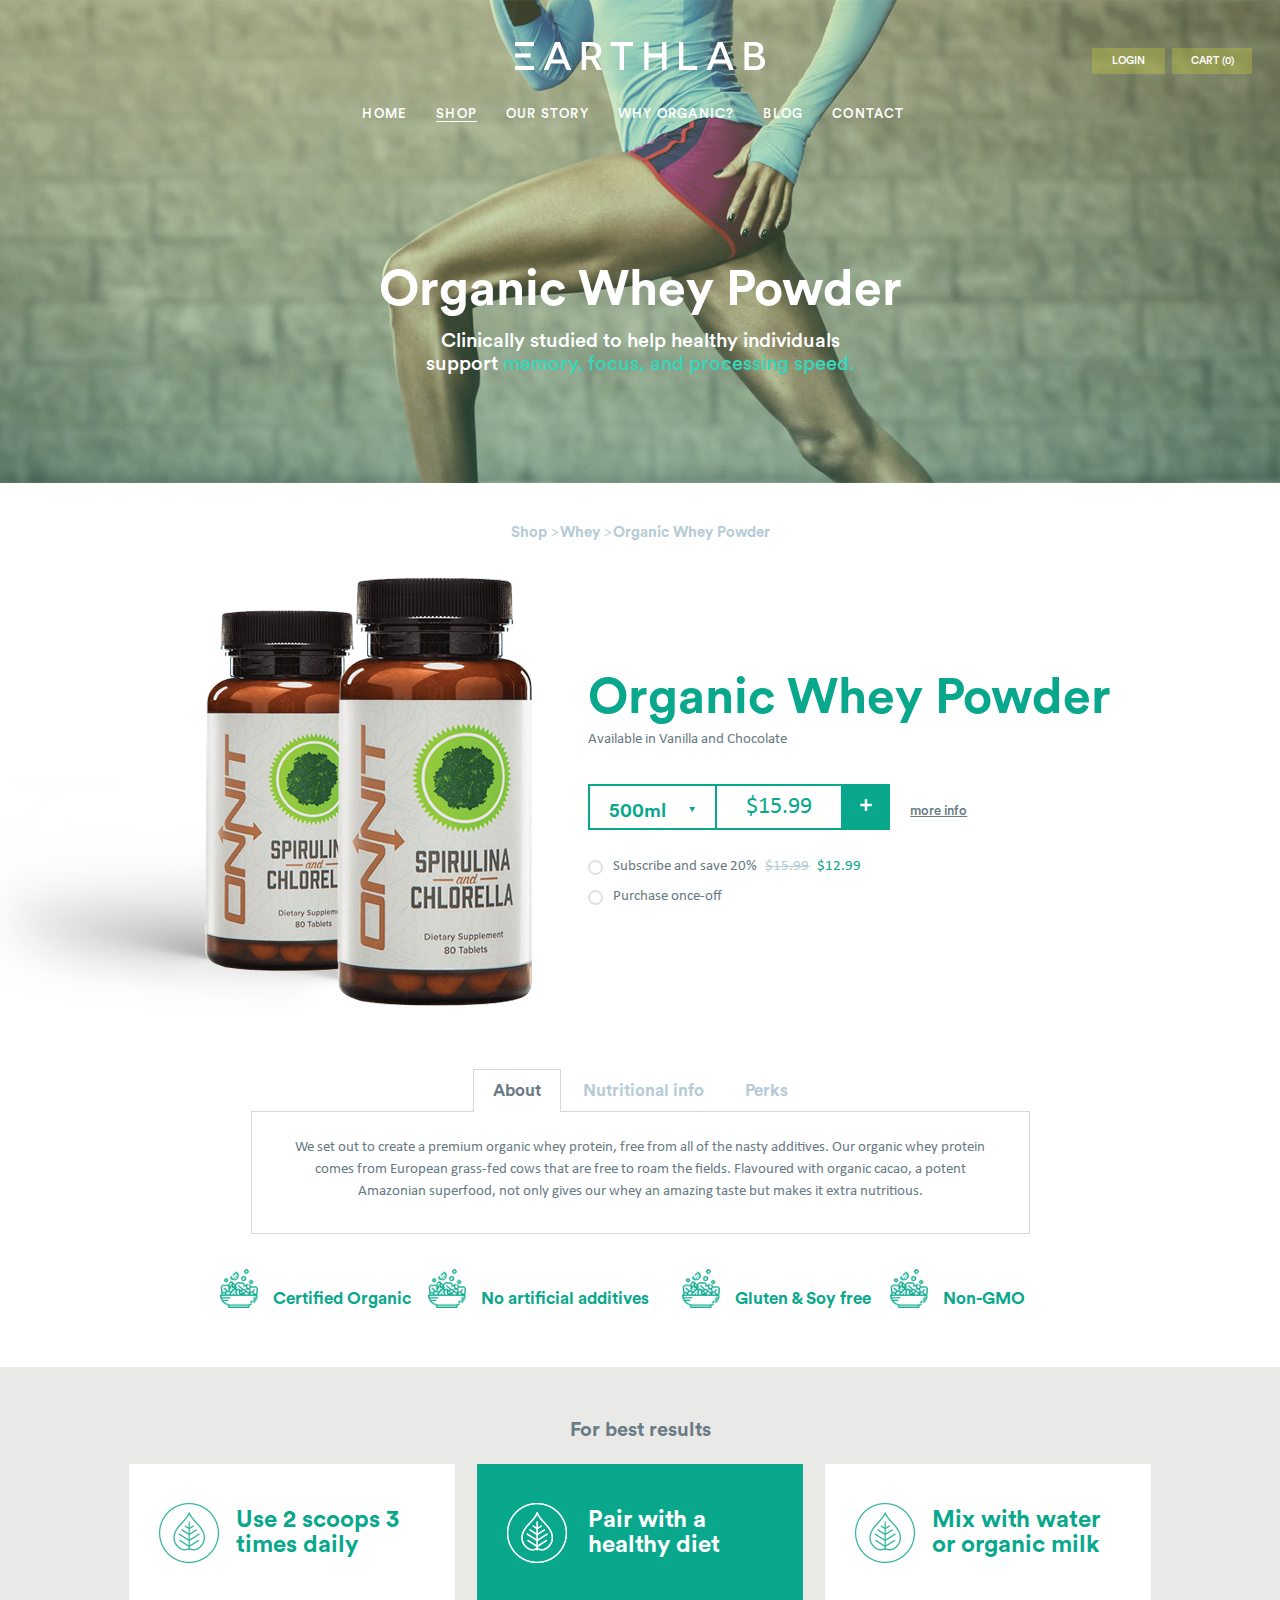
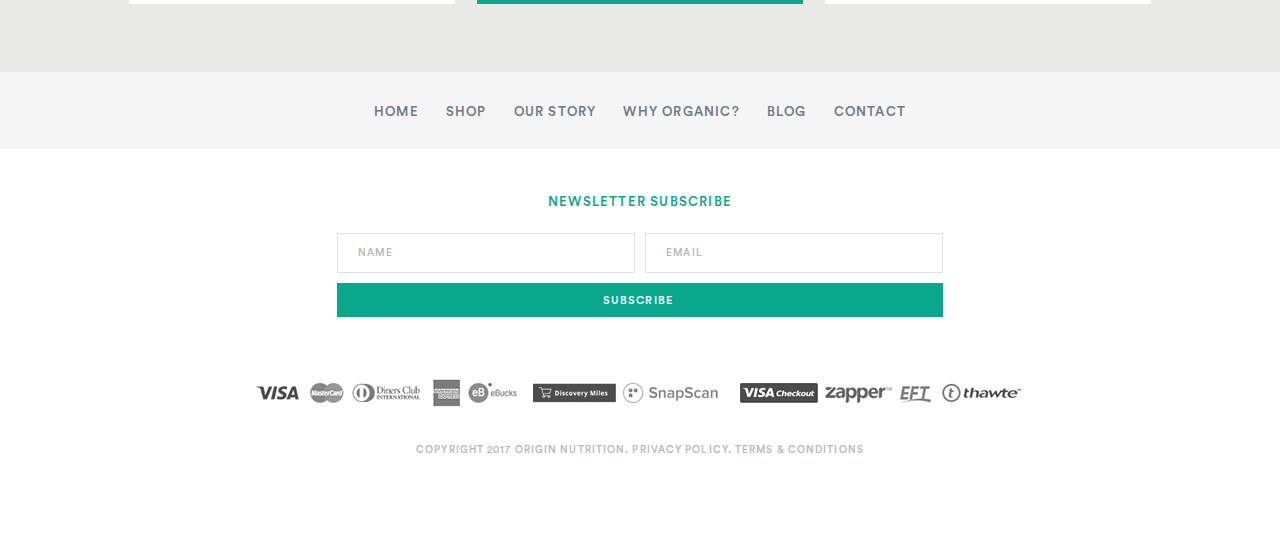
<file: shop.html>
<!DOCTYPE html>
<html>
    <head>
    <meta charset="utf-8">
    <meta name="viewport" content="width=device-width, minimum-scale=1.0, maximum-scale=1.0, initial-scale=1.0, user-scalable=no">
    <meta name="format-detection" content="telephone=no">
    <title> Earthlab | Our Story</title>

    <link type="text/css" rel="stylesheet" href="css/selectric.css">
    <link type="text/css" rel="stylesheet" href="css/style.css">

    <script type="text/javascript" src="scripts/jquery-1.12.4.min.js"></script>
    <script type="text/javascript" src="scripts/jquery.selectric.js"></script>
    <script type="text/javascript" src="scripts/common-scripts.js"></script>

    </head>

    <body>
        <div class="main-wrap">
            <!-- Begin Header section-->
            <header class="main-header">
                <div class="header-inner">
                    <div class="logo-wrap">
                        <div class="main-logo"><a href="index.html"><img src="images/main-logo.png" alt=""></a></div>
                        <div class="phone-nav" id="phone-nav">
                            <div></div>
                            <div></div>
                            <div></div>
                        </div>
                    </div>
                    <div class="nav-wrap">
                        <nav class="main-nav">
                            <ul>
                                <li><a href="index.html">HOME</a></li>
                                <li class="active"><a href="shop.html">SHOP</a></li>
                                <li><a href="our-story.html">OUR STORY</a></li>
                                <li><a href="#">WHY ORGANIC?</a></li>
                                <li><a href="blog.html">BLOG</a></li>
                                <li><a href="contact.html">CONTACT</a></li>
                            </ul>
                        </nav>
                        <div class="cart-login">
                            <div class="cart-wrap">
                                <a href="contact.html">LOGIN</a>
                                <a href="#">cart (0)</a>
                            </div>
                        </div>
                    </div>
                </div>
            </header>
            <!-- //End Header section-->
            
            <!-- Begin Main Content section-->
            <section class="main-content-section shop-content">
                <section class="banner-wrap banner-section">
                    <div class="slide-content">
                        <h2>Organic Whey Powder</h2>
                        <p>Clinically studied to help healthy individuals support <span>memory, focus, and processing speed.</span></p>
                    </div>
                </section>
                <!-- Begin Content section-->
                <section class="content-section">
                   <div class="content-inner clear">
                      <div class="bredcome">
                          <ul>
                              <li><a href="#">Shop</a></li>
                              <li><a href="#">Whey</a></li>
                              <li><a href="#">Organic Whey Powder</a></li>
                          </ul>
                       </div>
                       <div class="spirulina-thumb-details">
                           <div class="spirulina-thumb">
                               <figure><img src="images/bottle-thumb2.png" alt=""></figure>
                           </div>
                           <div class="spirulina-text-wrap">
                               <div class="spirulina-text">
                                   <h2>Organic Whey Powder</h2>
                                   <p>Available in Vanilla and Chocolate</p>
                                   <div class="form-wrap">
                                       <form action="" method="post">
                                            <div class="price-more">
                                                <div class="selectrick-wrap">
                                                    <select name="#" class="styled-select">
                                                        <option value="500ml" selected>500ml</option>
                                                        <option value="700ml">700ml</option>
                                                        <option value="400ml">400ml</option>
                                                        <option value="100ml">100ml</option>
                                                    </select> 
                                                </div>
                                               <div class="price-plus">
                                                   <span>$15.99</span>
                                                   <dfn></dfn>
                                               </div>
                                               <a href="#">more info</a>
                                            </div>
                                            <div class="radio-option-wrap">
                                               <div class="radio-row">
                                                   <input type="radio" id="subscribe-option" name="selector">
                                                   <label for="subscribe-option">Subscribe and save 20% <strike>$15.99</strike> <dfn>$12.99</dfn></label>
                                                   <div class="check"></div>
                                               </div>
                                               <div class="radio-row">
                                                   <input type="radio" id="purchase-option" name="selector">
                                                   <label for="purchase-option">Purchase once-off</label>
                                                   <div class="check"></div>
                                               </div>
                                            </div>
                                       </form>
                                   </div>
                               </div>
                           </div>
                       </div>
                       
                       <div class="content-tab-section">
                           <ul class="tab-wrap" id="tabs">
                               <li>About</li>
                               <li>Nutritional info</li>
                               <li>Perks</li>
                           </ul>
                           <div class="tab-content-wrap" id="tab-content-wrap">
                               <div class="tab-content">
                                   <p>We set out to create a premium organic whey protein, free from all of the nasty additives. Our organic whey protein comes from European grass-fed cows that are free to roam the fields. Flavoured with organic cacao, a potent Amazonian superfood, not only gives our whey an amazing taste but makes it extra nutritious.</p>
                               </div>
                               <div class="tab-content">
                                   <p>Our organic whey protein comes from European grass-fed cows that are free to roam the fields. Flavoured with organic cacao, a potent Amazonian superfood, not only gives our whey an amazing taste but makes it extra nutritious. We set out to create a premium organic whey protein, free from all of the nasty additives.</p>
                               </div>
                               <div class="tab-content">
                                   <p>Flavoured with organic cacao, a potent Amazonian superfood, not only gives our whey an amazing taste but makes it extra nutritious. We set out to create a premium organic whey protein, free from all of the nasty additives. Our organic whey protein comes from European grass-fed cows that are free to roam the fields. </p>
                               </div>
                           </div>
                       </div>
                       
                       <div class="artificial-organic clear">
                           <div class="artificial-item">
                               <div class="artificial-icon"><img src="images/bowl-icon.png" alt=""></div>
                               <span>Certified Organic</span>
                           </div>
                           <div class="artificial-item">
                               <div class="artificial-icon"><img src="images/bowl-icon.png" alt=""></div>
                               <span> No artificial additives  </span>
                           </div>
                           <div class="artificial-item">
                               <div class="artificial-icon"><img src="images/bowl-icon.png" alt=""></div>
                               <span>Gluten & Soy free </span>
                           </div>
                           <div class="artificial-item">
                               <div class="artificial-icon"><img src="images/bowl-icon.png" alt=""></div>
                               <span>Non-GMO</span>
                           </div>
                       </div>
                   </div>
                </section>
                <section class="promo-section">
                    <div class="promo-title">For best results</div>
                    <div class="promo-inner clear">
                        <div class="promo-wrap">
                            <figure>
                                <img src="images/leaf-green.png" alt="">
                            </figure>
                            <div class="promo-content">
                                <h5>Use 2 scoops 3 times daily </h5>
                            </div>
                        </div>
                        <div class="promo-wrap">
                            <figure>
                                <img src="images/leaf-white.png" alt="">
                            </figure>
                            <div class="promo-content">
                                <h5>Pair with a healthy diet </h5>
                            </div>
                        </div>
                        <div class="promo-wrap">
                            <figure>
                                <img src="images/leaf-green.png" alt="">
                            </figure>
                            <div class="promo-content">
                                <h5>Mix with water or organic milk</h5>
                            </div>
                        </div>
                    </div>
                </section>
                <!-- // End Content section-->
            </section>
            <!-- //End Main Content section-->

            <!-- Beginning Footer section-->
            <footer class="main-footer">
                <section class="footer-nav-section">
                    <div class="footer-nav">
                        <ul>
                            <li><a href="index.html">HOME</a></li>
                            <li><a href="shop.html">SHOP</a></li>
                            <li><a href="our-story.html">OUR STORY</a></li>
                            <li><a href="#">WHY ORGANIC?</a></li>
                            <li><a href="blog.html">BLOG</a></li>
                            <li><a href="contact.html">CONTACT</a></li>
                        </ul>
                    </div>
                </section>
                <section class="newsletter-section">
                    <div class="news-letter-wrp">
                        <span>NEWSLETTER SUBSCRIBE</span>
                        <form action="#" method="post">
                            <div class="info-row">
                                <input type="text" value="NAME">
                            </div>
                            <div class="info-row">
                                <input type="text" value="EMAIL">
                            </div>
                            <div class="info-rows">
                                <input type="submit" value="SUBSCRIBE ">
                            </div>
                        </form>
                    </div>
                </section>
                <section class="brand-logo-section">
                    <div class="brand-logo-wrap clear">
                        <div class="brand-item"><a href="#"><img src="images/brand-logo1.png" alt=""></a></div>
                        <div class="brand-item"><a href="#"><img src="images/brand-logo2.png" alt=""></a></div>
                        <div class="brand-item"><a href="#"><img src="images/brand-logo3.png" alt=""></a></div>
                        <div class="brand-item"><a href="#"><img src="images/brand-logo4.png" alt=""></a></div>
                        <div class="brand-item"><a href="#"><img src="images/brand-logo5.png" alt=""></a></div>
                        <div class="brand-item"><a href="#"><img src="images/brand-logo6.png" alt=""></a></div>
                        <div class="brand-item"><a href="#"><img src="images/brand-logo7.png" alt=""></a></div>
                        <div class="brand-item"><a href="#"><img src="images/brand-logo8.png" alt=""></a></div>
                        <div class="brand-item"><a href="#"><img src="images/brand-logo9.png" alt=""></a></div>
                        <div class="brand-item"><a href="#"><img src="images/brand-logo10.png" alt=""></a></div>
                        <div class="brand-item"><a href="#"><img src="images/brand-logo11.png" alt=""></a></div>
                    </div>
                    <div class="copyright">Copyright 2017 Origin Nutrition. Privacy Policy. Terms & Conditions</div>
                </section>
            </footer>
            <!-- //End Footer section-->
        </div>

    </body>
	
</html>
</file>
<file: css/style.css>
/* Fonts style */


@font-face {
    font-family: 'CircularStd-Bold';
    src: url('../fonts/CircularStd-Bold.eot?#iefix') format('embedded-opentype'), 
        url('../fonts/CircularStd-Bold.otf')  format('opentype'),
        url('../fonts/CircularStd-Bold.woff') format('woff'), 
        url('../fonts/CircularStd-Bold.ttf')  format('truetype'), 
        url('../fonts/CircularStd-Bold.svg#CircularStd-Bold') format('svg');
    font-weight: normal;
    font-style: normal;
}

@font-face {
    font-family: 'CircularStd-Medium';
    src: url('../fonts/CircularStd-Medium.eot?#iefix') format('embedded-opentype'), 
        url('../fonts/CircularStd-Medium.otf')  format('opentype'),
        url('../fonts/CircularStd-Medium.woff') format('woff'),
        url('../fonts/CircularStd-Medium.ttf')  format('truetype'), 
        url('../fonts/CircularStd-Medium.svg#CircularStd-Medium') format('svg');
    font-weight: normal;
    font-style: normal;
}


@font-face {
    font-family: 'Calibri Regular';
    src: url('../fonts/Calibri.eot?#iefix') format('embedded-opentype'), 
        url('../fonts/Calibri.woff') format('woff'),
        url('../fonts/Calibri.ttf')  format('truetype'),
        url('../fonts/Calibri.svg#Calibri') format('svg');
    font-weight: normal;
    font-style: normal;
}


@font-face {
    font-family: 'Proxima Nova Bold';
    src: url('../fonts/ProximaNova-Bold.eot');
    src: url('../fonts/ProximaNova-Bold.eot?#iefix') format('embedded-opentype'),
        url('../fonts/ProximaNova-Bold.woff') format('woff'),
        url('../fonts/ProximaNova-Bold.ttf') format('truetype');
    font-weight: bold;
    font-style: normal;
}
@font-face {
    font-family: 'Proxima Nova Regular';
    src: url('../fonts/ProximaNova-Regular.eot');
    src: url('../fonts/ProximaNova-Regular.eot?#iefix') format('embedded-opentype'),
        url('../fonts/ProximaNova-Regular.woff') format('woff'),
        url('../fonts/ProximaNova-Regular.ttf') format('truetype');
    font-weight: normal;
    font-style: normal;
}


/* // End Fonts style */





/*	Resets
	------	*/

html, body, div, span, object, iframe, h1, h2, h3, h4, h5, h6, 
p, blockquote, pre, a, abbr, address, cite, code, del, dfn, em, 
img, ins, kbd, q, samp, small, strong, sub, sup, var, b, i, hr, 
dl, dt, dd, ol, ul, li, fieldset, form, label, legend, 
table, caption, tbody, tfoot, thead, tr, th, td,
article, aside, canvas, details, figure, figcaption, hgroup, 
menu, footer, header, nav, section, summary, time, mark, audio, video {
	margin: 0;
	padding: 0;
	border: 0;
}

ul{ 
    list-style: none;
}
article, aside, canvas, figure, figure img, figcaption, hgroup,
footer, header, nav, section, audio, video {
	display: block;
}

.clear:after{content:".";display:block;clear:both;visibility:hidden;line-height:0;height:0}
a img{
    border:0;
}
a,input,select,textarea{
    outline:none;
}
input::-moz-focus-inner{
    border:0; padding: 0;
}

img{
    float: left;
}

/* Selection colours (easy to forget) */

img::selection 		{background: transparent;}
img::-moz-selection	{background: transparent;}
a{text-decoration: none; display: inline-block;}
/*a:hover{text-decoration: underline; -webkit-transition: all .2s ease-in-out; -moz-transition: all .2s ease-in-out; transition: all .2s ease-in-out;}*/



/*		Default Layout 
-------------------------------------------------------------------------------
*/

body {background: rgb(255,255,255); color: #697b85; -webkit-text-size-adjust: 100%; -moz-text-size-adjust:100%; -moz-osx-font-smoothing:grayscale;-webkit-font-smoothing:antialiased; overflow-x: hidden; overflow-y:auto; font-family: 'Calibri Regular'; font-weight: normal; font-style: normal; font-size: 15px; line-height: 22px;}

*{-webkit-box-sizing: border-box;-moz-box-sizing:border-box; box-sizing: border-box;}

h1{ font-size: 151px; line-height: 151px; color: #ffffff;font-family: 'CircularStd-Bold';}
h2,h6{ font-size: 50px; line-height: 55px; color: #09a88d;font-family: 'CircularStd-Bold';}
h6{ font-size: 18px; line-height: 22px; color: #697b85}
.lead-text{ float: left; width: 100%; font-size: 17px;color: #697b85; font-family: 'CircularStd-Bold';}

.main-wrap,header,section,nav,footer,.main-content-section{ float: left; width: 100%; }
figure, figure img{ float: left; width: 100%;}
.main-content-section{ position: relative}
.main-header{ position: absolute;z-index: 10; padding: 0 15px;}
.header-inner{margin: 0 auto; clear: both; max-width: 1224px; width: 100%; position: relative;}
.main-logo{ margin: 0 auto; clear: both; max-width: 250px; width: 100%; padding-top: 42px;}
.main-logo img{ float: left; width: 100%; }
.main-nav{ padding-top: 26px}
.main-nav ul,.footer-nav ul{ text-align: center; display: block;}
.main-nav ul li,.footer-nav ul li{ display: inline-block; margin: 0 13px;}
.main-nav ul li a,.footer-nav ul li a{ font-size: 13px; line-height: 18px; text-transform: uppercase;font-family: 'CircularStd-Medium'; color: #ffffff; position: relative; letter-spacing: 1.2px;}
.main-nav ul li a:after,.footer-nav ul li a:after{position: absolute; left: 0; bottom: 1px; background: #ffffff; content: ""; width: 100%; height: 1px;z-index: 3; opacity: 0;}
.main-nav ul li a:hover:after, .main-nav ul li.active a:after { opacity: 1; -webkit-transition: all .2s ease-in-out; -moz-transition: all .2s ease-in-out; transition: all .2s ease-in-out;}
.main-nav ul li:first-child{ margin-left: 0px;}
.footer-nav ul li a{color: #697b85}
.footer-nav ul li a:hover{ text-decoration: underline; -webkit-transition: all .2s ease-in-out; -moz-transition: all .2s ease-in-out; transition: all .2s ease-in-out;}
.phone-nav{position: absolute; right: 15px; top: 12px; width: 23px; display: none;}
.phone-nav div{float: left; width: 100%; height: 2px; margin: 3px 0; background: #ffffff;}

.banner-section{ float: left; width: 100%; position: relative;}
.slide-content{ margin: 0 auto; max-width: 780px; clear: both; padding: 298px 15px 30px; text-align: center;}
.slide-content h1{display: inline-block; font-family: 'CircularStd-Bold'; text-transform: uppercase;font-weight: normal; font-style: normal; position: relative;}
.slide-content p{max-width: 470px; width: 100%; margin: 0 auto;text-align: center; clear: both; font-family: 'CircularStd-medium'; font-size: 20px; line-height: 23px; color: #ffffff; padding-top: 6px; }
.slide-content p span{ display: inline-block;color: #39d4ba; }
.slider-wrap .slides li{ float: left; width: 100%; min-height: 684px;}
.slide-content h1:before{ position: absolute; left: -109px; top: 50%; background: url(../images/leaf-logo-big.png) no-repeat 0 0; content: ""; width: 154px; height: 154px;z-index: 3; -webkit-transform: translateY(-50%); -moz-transform: translateY(-50%); transform: translateY(-50%);}
.cart-login{ float: right; width: 160px; position:absolute; right: 0px;top: 48px; z-index: 5}
.cart-wrap{ float: left; width: 100%; clear: both;}
.cart-wrap a{ font-family: 'CircularStd-Medium'; text-decoration: none; text-align: center; text-transform: uppercase;font-size: 10.5px; line-height: 26px; background: rgba(255,255,25, 0.2); color: #ffffff}
.cart-wrap a:first-child{ float: left; width: 73px; }
.cart-wrap a:last-child{ float: left; width: 80px; margin-left: 7px; }
.rotate-text{position: absolute; left: -67px; top: 50%; margin-top: 13px; padding: 12px 30px; z-index: 6; color: #ffffff; background: #09A88D; -webkit-transform: rotate(-90deg) translateY(-50%); -moz-transform: rotate(-90deg) translateY(-50%); -ms-transform: rotate(-90deg) translateY(-50%); -o-transform: rotate(-90deg) translateY(-50%); transform: rotate(-90deg) translateY(-50%); font-size: 13px; letter-spacing: .6px; line-height: 18px; font-family: 'CircularStd-medium';}

.content-inner{ margin: 0 auto; max-width: 1260px; width: 100%; clear: both;}
.home-content .content-section{ padding-top:50px}
.spirulina-thumb-details{float: left; width: 100%; padding: 0 15px; }
.spirulina-thumb{ float: left; max-width: 532px;  width:42.22222222222222%;  }
.spirulina-text{ float: left;max-width: 492px; width:39.04761904761905%;margin: 78px 0 0 5.190476% }
.spirulina-text-info{ float: left; width: 100%; padding:31px 0 0 73px;}
.spirulina-text-info p{ color: #697b85; font-size: 14px;}
.spirulina-text h6{ float: left; width: 100%; font-size: 15px;color: #697b85; line-height: 22px;font-family: 'Calibri Regular'; margin-top: 18px;}
.spirulina-text h6 strike, .radio-row label strike{ color: #b6cbd6; margin: 0 5px;}
.spirulina-text h6 dfn, .radio-row label dfn{ display: inline-block; font-style: normal; color: #09a88d}
.artificial-organic{ margin: 0 auto; max-width: 960px; width: 100%; clear: both; padding-top: 29px;}
.artificial-item{ float: left; width: 24%; margin-left: 1.2%; position: relative;}
.artificial-item span{ float: left; font-size: 20px; line-height: 20px;font-family: 'CircularStd-Bold'; color: #09a88d; padding:20px 0 0 15px;}

.artificial-icon{ float: left; width: 44px; }
.artificial-icon img{ float: left; width:100%; }
.artificial-item:nth-child(2){ width: 28%;}
.artificial-item:nth-child(3){ width: 24%;margin-left: 1.5%;}
.artificial-item:last-child{ width: 17%}
.price-more{ float: left; width: 100%; margin:18px 0 0 72px;}
.price-plus{ float: left; max-width: 175px; width: 100%; background: #09A88D; height: 46px; position: relative;}
.price-plus span{ float: left; max-width: 124px; width: 100%; background: #ffffff; height: 42px; text-align: center; margin: 2px; font-size: 24px; line-height: 42px; color:#09a88d; display: inline-block;}
.price-plus dfn{ float:left; width: 47px; cursor: pointer; position: relative; padding: 23px}
.price-plus dfn:after{ position: absolute; right: 18px; top: 15px; content: ""; background: url(../images/plus-icon-white.png) no-repeat 0 0; background-size: contain; width: 12px; height:12px; cursor: pointer;}
.price-more a{ float: left; width: auto; display: inline-block; font-size: 13px; line-height: 24px;font-family: 'CircularStd-Medium'; color: #697b85; margin-left: 20px; text-decoration: underline; margin-top: 15px; -webkit-transition: all .2s ease-in-out; -moz-transition: all .2s ease-in-out; transition: all .2s ease-in-out;}
.price-more a:hover{ text-decoration: none; -webkit-transition: all .2s ease-in-out; -moz-transition: all .2s ease-in-out; transition: all .2s ease-in-out;}
.spirulina-thumb-coll,.spirulina-text-coll{ float: right; width: 50%;}
.spirulina-text-coll{ float: left}
.spirulina-thumb-details:nth-child(3){ margin-top: 65px}
.spirulina-thumb-details:nth-child(3) .spirulina-thumb{ float: right; position: relative;z-index: 1; margin: 22px 0px 0 -125px; float: left;}
.spirulina-thumb-details:nth-child(3) .spirulina-text{margin: 101px 10px 0 0px; position: relative; z-index: 5; float: right;}
.spirulina-text-coll .spirulina-text{ float: left; width: 100%; margin: 0}
.spirulina-thumb-coll .spirulina-thumb{ float: left; max-width: 532px; width: 100%;margin: 0px}

/*-- Bginning Why Organic Section*/
.why-organic-section{ float: left; width: 100%; margin-top: 103px; position: relative; background: url(../images/why-organic-bg.jpg) no-repeat center top; background-size: cover; padding: 0 15px 87px;}
.why-organic-inner{margin: 0 auto; max-width: 1185px; width: 100%; clear: both; }
.organic-title-wrap{ float: left;max-width: 491px; width: 100%; padding-top: 68px;}
.organic-title-wrap h2{ color: #ffffff}
.organic-title-wrap p{ padding-top: 12px; }
.organic-title-wrap a{ text-decoration: none; color: #09a88d; margin-left: 5px; font-family: 'CircularStd-Bold';}
.cows-that-wrap{ float: left; width: 100%; padding-top: 60px;}
.cow-that-item{ float: left; max-width: 378px; width: 31.89873417721519%; margin-left:1.978%; background: rgba(9, 168, 141, 0.45);}
.cow-that-item:first-child{ margin-left: 0px;}
.cow-that-text{ margin: 0 auto; max-width: 308px; width: 100%; padding: 74px 15px 63px; font-size: 24px; line-height: 26px;font-family: 'CircularStd-Bold'; color: #ffffff; text-align: center }

/*-- //End Why Organic Section*/

/*======= Beginning Blog Page============*/
.main-content-section.blog-content{padding-bottom: 104px;}

.blog-content-details{ float: left; width: 100%; margin-left: 5px;}
.blog-page-body .main-header{ position: relative}
.blog-page-body .main-nav ul li a,.blog-page-body .cart-wrap a{ color: #09a88d; background: none}
.blog-page-body .main-nav ul li{ margin: 0 15px}
.blog-page-body .main-nav ul li a:after, .blog-page-body .footer-nav ul li a:after{background: #09a88d;}
.blog-content .content-inner{ max-width: 1215px; margin: 0 auto; clear: both; padding: 0 15px}
.side-bar{ float: left; max-width: 293px; width: 254px; margin-top: 68px; padding: 0  0 135px 39px; position: relative}
.side-bar:before{ position: absolute; left: 0; top: 0; content:""; width: 2px; height: 100%; background: #09a88d;z-index: 5;}
.aside-more-link{ float: left; width: 100%;}
.aside-more-link a{ float: left; width: 100%; font-size: 20px; line-height: 30px;  color: #697b85;font-family: 'CircularStd-Medium';}
.new-product-section{ float: left; width: 100%;  padding-top: 144px;}
.product-info{ float: left; width: 100%; padding-top: 7px;}
.product-info-row{ float:left; width: 100%; margin-top: 10px; border: 1px solid #C2C2C2;height: 40px; padding: 0 18px; position: relative}
.product-info-row:first-child{margin-top: 13px;}
.product-info-row label,.product-info-row input[type="text"]{ float:left; width: 100%; display: block;  text-transform: uppercase; font-family: 'CircularStd-Medium'; font-weight: normal; color: #C2C2C2; font-size: 10px; letter-spacing: 1.2px;}
.name-field{ border: none; padding: 0}
.name-field input[type="text"]{border: 1px solid #C2C2C2;height: 40px; padding: 0 21px; }
.product-info-row label{ padding-left: 21px; margin-top: 10px; cursor: pointer;}

.product-info-row .check{ display: block; position: absolute; border: 1px solid #C2C2C2; border-radius: 100%; height:14px; width:14px; top: 14px; left: 20px; z-index: 5; transition: border .25s linear; -webkit-transition: border .25s linear; cursor: pointer;}
.product-info-row input[type="radio"]:checked ~ .check {border:1px solid #C2C2C2;}

.product-info-row .check::before { display: block; position: absolute; content: ''; border-radius: 100%; height: 0px; width: 10px; top: 5px; left: 5px; margin: auto; transition: background 0.25s linear; -webkit-transition: background 0.25s linear;}

.product-info-row  input[type=radio]{ position: absolute; visibility: hidden;top: 12px; left: 16px;}
.product-info-row input[type=radio]:checked ~ .check { background: #09A88D;;;border:1px solid #09A88D;}
.product-info-row input[type=radio]:checked ~ .check::before{background: #09A88D;}
.product-info-row input[type="submit"]{ float: left; width: 100%; background: #09A88D; cursor:pointer;border: 0;height: 40px; color: #ffffff; text-align: center;  margin-top: 5px;}
.save-commission{ float: left; width: 100%;margin-top: 25px; font-size: 13px; color: #697b85; line-height: 22px; font-family: 'CircularStd-Bold'; }
.save-commission span{color: #09a88d; }

.blog-content-wrap{float: left; width: calc(100% - 254px); margin-top: 74px; padding-left: 25px; padding-right: 11px;}
.blog-item-row{width: 100%; max-width: 832px; float: right; padding-top: 80px;}
.blog-item-row:first-child{padding-top: 0px;}
.blog-item{ float: left;max-width: 403px; width:48.4375%;margin-left:3.125%;}
.blog-item:nth-child(2n+1){ margin-left: 0px;}
.date-info{ float: left; width: 100%; font-size: 17px; line-height: 20px;font-family: 'Proxima Nova Bold'; font-weight: bold;color: #aeb3be; padding-top: 24px;} 
.date-info span{ color: #697b85;font-family: 'CircularStd-Bold';}
.item-text p{ padding-top:17px; line-height: 20px; color: #697b85; clear: both}
.item-text p a{text-decoration: none; color: #09a88d; padding-left: 3px;text-decoration: underline;font-family: 'Proxima Nova Regular';}
.item-text p a:hover{text-decoration: none}
.blog-pagination{ float: left; width: 100%; padding-top: 128px}
.blog-pagination ul{ text-align: center; width: 100%; display: inline-block}
.blog-pagination ul li{display: inline-block; margin-left: 4px;}
.blog-pagination ul li a{ font-size: 18px; line-height: 20px; color: #697b85;font-family: 'Proxima Nova Bold'; font-weight: bold;}
.blog-pagination ul li:first-child a,.blog-pagination ul li:last-child a{font-family: 'Proxima Nova Regular'; font-size: 15px; font-weight: normal;}
.blog-pagination ul li:first-child{ padding-right: 30px; margin-left: 0px;}
.blog-pagination ul li:last-child{ padding-left: 30px}
.blog-content .footer-nav-section{ margin-top: 99px}
.blog-pagination ul li a:hover,.blog-pagination ul li.active a{color: #09a88d;}
/*======= //End Blog Page============*/



/*======= Beginning Our Story Page============*/
.banner-wrap{float: left; width: 100%; position: relative; background: url(../images/our-story-banner.jpg) no-repeat center top; background-size: cover; min-height: 483px}
.our-story-content .slide-content{padding-top: 252px;}
.our-story-content .faq-section{padding-top: 131px;}
.our-story-content .slide-content h2{ text-align: center; color: #ffffff;}
.our-story-content .slide-content p{ padding-top: 29px}
.our-story-content .content-inner{ max-width: 942px;margin: 0 auto;width: 100%; padding:90px 15px 0 15px}
.our-story-content{ float: left; width: 100%; }
.story-item:first-child{ float: left; max-width:527px; width: 57.78508771929825%;}
.story-item .lead-text{line-height: 20px; padding-right: 10px;}
.story-item:last-child{ float: left; max-width:320px; width: 35.08771929824561%; margin-left:7.127192982456144%;}
.story-item p{font-family: 'Calibri Regular'; padding-top: 29px; clear: both; padding-top: 20px; line-height: 20px;}
.story-item span{ float: left; width: 100%; font-size: 15px;line-height: 25px; color: #09a88d; font-family: 'CircularStd-Bold';}
.story-item dfn{ float: left; position: relative;width: 100%; font-style: normal;color: #697b85; font-family: 'CircularStd-Bold'; clear: both; padding: 25px 0 0 38px;}
.story-item dfn:before{ position: absolute; left: 0; top:18px; width: 28px; height: 28px; content: ""; background: url(../images/two-leaf-green.png) no-repeat 0 0; background-size: contain;}
.our-story-content .content-inner .blog-content-wrap{ width: 100%; max-width: 100%; margin: 0; padding: 100px 0 100px 0;}

.blog-content-wrap h6,.faq-section h6{color: #09a88d; font-size: 20px;}
.our-story-content .blog-item-row{padding-top: 30px; max-width: 100%;}
.our-story-content .blog-item{width: 44.18859649122807%; margin-left: 11.62280701754386%;}
.our-story-content .blog-item:first-child{margin-left: 0;}
.blog-item .item-text p{padding-right: 30px;}




/*======= //End Our Story Page============*/


/* ======== Begin Contact page style ========== */
.contact-content .banner-section{text-align: center; background: url(../images/contact-banner.jpg) no-repeat center top; background-size: cover;}
.contact-content .slide-content{padding-top: 253px;}
.contact-content .banner-section h2{color: #ffffff;}
.contact-content .slide-content p{padding-top: 24px;}
.promo-section{background: #e9e9e7; padding: 50px 15px 57px;}
.promo-inner{max-width: 1044px; margin: 0 auto; clear: both;}

.promo-wrap{float: left; width: 31.22605363984674%; max-width: 326px; margin: 0 1.053639846743295%; background: #ffffff; padding: 39px 30px 41px;}
.promo-wrap figure{float: left; width: 22.55639097744361%; margin-right: 6.390977443609023%;}
.promo-wrap figure img{width: 100%;}

.promo-content{float: left; width: 71.05263157894737%;}
.promo-content h5,.promo-content h5 a,.promo-content a{float: left; font-size: 24px; line-height: 25px; color: #09a88d; padding-top: 5px; font-family: 'CircularStd-Bold'; font-weight: normal;}
.promo-content a{font-size: 17px; line-height: 20px; padding-top: 0;}
.promo-content h5 a{position: relative; }
.promo-content h5 a:after{position: absolute; right: 30px; background: url(../images/arrow-right-white.png) no-repeat right center; width: 24px; height: 15px; content: ""; bottom: 5px;}
.promo-wrap:nth-child(2){background: #09a88d;}
.promo-wrap:nth-child(2) h5, .promo-wrap:nth-child(2) h5 a{color: #ffffff; padding-left: 4px;}
.promo-wrap:nth-child(2) h5 a{padding-top: 0;}

.contact-content h6{font-size: 20px; line-height: 25px; color: #09a88d; font-family: 'CircularStd-Medium'; font-weight: normal;}
.contact-content .content-section{background: #ffffff; padding: 58px 15px 94px;}
.contact-content .content-section .content-inner{max-width: 908px; margin: 0 auto; clear: both;}
.order-tracking-section{float: left; width: 100%;}
.login-wrap{float: left; background: #f5f5f5; margin-top: 25px; padding: 52px 45px 50px 62px; width: 100%;}
.login-wrap p{color: #697b85; font-size: 17px; line-height: 20px; font-family: 'CircularStd-Bold';}
.login-wrap form{float: left; width: 100%; padding-top: 35px;}
.input-wrap{float: left; max-width: 298px; width: 37.20349563046192%; margin-right: 0.9987515605493134%;}
.input-wrap input[type="text"],.submit-wrap input[type="submit"]{float: left; width: 100%; background: #ffffff; height: 40px; font-size: 10px; color: #b7b7b7; line-height: 15px; padding: 10px 19px; font-family: 'CircularStd-Medium'; font-weight: normal; border: 1px solid #dbdbdb; letter-spacing: 1.2px;}
.submit-wrap{float: left; width: 23.47066167290886%;}
.submit-wrap input[type="submit"]{background: #09a88d; font-size: 11px; color: #ffffff; line-height: 38px; border: none; padding: 0; cursor: pointer;}

.faq-section{float: left; width: 100%; padding-top: 87px;}
.faq-section h6{padding-bottom: 35px; font-size: 20px;}

.faq-wrap{float: left; width: 100%; padding: 19px 0 20px; border-top: 1px solid #e1e1e1;}
.faq-wrap:nth-child(2){border-top: 0;}

.question{float: left; width: 100%; font-size: 17px; color: #697b85; font-family: 'CircularStd-Bold'; cursor: pointer;}
.question span{float: left; width: 19px; display: inline; padding-right: 5px; color: #09a88d;}
.question div{float: left; width: calc(100% - 19px);}
.faq-wrap p{float: left; font-size: 15px; color: #697b85; padding-top: 20px; line-height: 20px; display: none;}

/* //End Contact page style */


/* Begin shop page style */
.shop-content .banner-wrap{background: url(../images/shop-banner.jpg) no-repeat center top; background-size: cover;}
.shop-content .content-inner{max-width: 1280px;}
.shop-content .slide-content{padding-top: 263px;}
.shop-content .slide-content h2{color: #ffffff;}
.shop-content .slide-content p{padding-top: 12px;}
.promo-title{float: left; width: 100%; text-align: center; font-size: 20px; line-height: 27px; color: #697b85; font-family: 'CircularStd-Bold';}
.bredcome{float: left; width: 100%; padding-top: 40px;}
.bredcome ul{float: left; width: 100%; text-align: center;}
.bredcome ul li{display: inline-block; margin: 0 5px; position: relative;}
.bredcome ul li:after{position: absolute; right: -11px; content: ">"; font-size: 15px; color: #b6cbd6; }
.bredcome ul li:last-child:after{display: none;}
.bredcome ul li a{display: inline-block; color: #b6cbd6; font-size: 15px; line-height: 20px; font-family: 'CircularStd-Bold';}
.shop-content .spirulina-thumb-details{padding: 30px 0 0;}
.shop-content .promo-section{margin-top: 58px; padding-bottom: 68px;}
.shop-content .promo-inner{padding-top: 20px;}

.content-tab-section,.tab-wrap,.tab-content-wrap{float: left; width: 100%;}
.content-tab-section{padding: 8px 15px;}
.tab-wrap{text-align: center; position: relative; z-index: 4;}
.tab-wrap li{display: inline-block; padding: 10px 19px; font-size: 17px; line-height: 22px; color: #b6cbd6; font-family: 'CircularStd-Bold'; cursor: pointer;}
.tab-wrap li.active{color: #697b85; background: #ffffff; border: 1px solid #d7d7d7; border-bottom: 0;}
.tab-content-wrap{margin-top: -1px; position: relative; z-index: 1;}
.tab-content{padding: 25px 35px 30px; max-width: 779px; margin: 0 auto; clear: both; overflow: hidden; border: 1px solid #d7d7d7; text-align: center;}
.tab-content p{float: left; width: 100%;}


/* Check radio style */

.radio-option-wrap{float: left; width: 100%; padding-top: 20px;}
.radio-row{float: left; width: 100%; position: relative;}

.radio-row input[type=radio]{ position: absolute; visibility: hidden; }

.radio-row label{ display: block; position: relative; font-size: 15px; padding: 6px 0px 5px 25px; height: 30px; z-index: 9; cursor: pointer; -webkit-transition: all 0.25s linear; color: #697b85;}

.radio-row .check{display: block; position: absolute; border: 2px solid #e1e1e1; border-radius: 100%; height: 15px; width: 15px; top: 10px; left: 0px; z-index: 5; transition: border .25s linear; -webkit-transition: border .25s linear; }

.radio-row:hover .check { border: 2px solid #e1e1e1; }

.radio-row .check::before { display: block; position: absolute; content: ''; border-radius: 100%; height: 9px; width: 9px; top: 1px; left: 1px; margin: auto; transition: background 0.25s linear; -webkit-transition: background 0.25s linear; background: transparent;}

.radio-row input[type=radio]:checked ~ .check { border: 2px solid #e1e1e1; }

.radio-row input[type=radio]:checked ~ .check::before{ background: #09a88d; }

.radio-row input[type=radio]:checked ~ label{ color: #697b85; }



.form-wrap{float: left; width: 100%; padding-top: 15px;}
.shop-content .spirulina-text-wrap{float: left; width: 50%; padding-bottom: 50px;}
.shop-content .spirulina-text{float: left; width: 100%; margin: 96px 0 0 8.8%; max-width: 100%;}
.shop-content .spirulina-text p{padding-top: 3px;}
.shop-content .price-more{margin-left: 0;}
.spirulina-text p{float: left; width: 100%;}
.selectrick-wrap{float: left; width: 127px; height: 46px; background: #09A88D; padding: 2px 0 2px 2px;}
.selectric .label{font-size: 19px; color: #09a88d; background: #ffffff; height: 42px; line-height: 45px; padding: 0 19px; font-family: 'CircularStd-Bold'; }
.selectric .button{height: 42px; width: 45px; background: url(../images/dropdown-green.png) no-repeat center 21px}
.selectric-items{-webkit-box-shadow: 0 1px 0px 0 rgba(9, 168, 141, 0.5); -moz-box-shadow: 0 1px 0px 0 rgba(9, 168, 141, 0.5); box-shadow: 0 1px 0px 0 rgba(9, 168, 141, 0.5); border: 2px solid #09A88D;}
.selectric-items li:hover{background: #09A88D; color: #ffffff;}

.shop-content .artificial-organic{padding-top: 27px; max-width: 860px;}
.shop-content .artificial-item, .shop-content .artificial-item:nth-child(3){width: 23%;}
.shop-content .artificial-item:last-child{width: 17%;}
.shop-content .artificial-item:nth-child(2){width: 28%;}
.shop-content .artificial-item span{font-size: 17px;}
.shop-content .artificial-icon{width: 38px;}



/*-- Begin Footer Section*/
.footer-nav-section{ float: left; width: 100%; background: #F5F5F5; padding: 0 15px;}
.footer-nav{ padding:30px 0 25px 0;}
.footer-nav ul li{margin: 0 12px;}
.newsletter-section{ float: left; width: 100%; padding: 0 15px;}
.news-letter-wrp{ margin: 0 auto; max-width: 606px; width: 100%; padding-top: 42px;}
.news-letter-wrp span{ text-align: center; width: 100%; display: block; font-size: 13px; color: #09a88d;  letter-spacing: 1.4px; text-transform: uppercase; font-family: 'CircularStd-Medium'; letter-spacing: 1.2px;}
.info-row{ float: left; max-width: 298px; width:49.17491749174917%;margin-left: 1.65016501650165%; margin-top: 20px;  }
.info-row:first-child{ margin-left: 0px;}
.info-row input[type="text"],.info-rows input[type="submit"]{ float: left; width: 100%; border: 1px solid #E0E0E0; height: 40px; font-size: 10px; line-height: 15px; color: #b7b7b7; text-transform: uppercase; padding: 0 20px; font-family: 'CircularStd-Medium'; font-weight: normal; letter-spacing: 1.2px;}
.info-rows {float: left;max-width: 100%;  width: 100%; margin-top: 10px}
.info-rows input[type="submit"]{float: left;max-width: 100%;  width: 100%; background: #09A88D; font-size: 11px; color: #ffffff; height: 34px; border: 0; cursor: pointer;}
.brand-logo-section{ float: left; width: 100%;margin-top: 62px; padding:0 15px 79px}
.brand-logo-wrap{ margin: 0 auto; max-width: 770px; width: 100%; clear: both}
.brand-item{ float: left; width: 4.025974025974026%; margin-left: 1%;}
.brand-item:nth-child(2){  width: 4.545454545454545%;}
.brand-item:nth-child(3){  width: 8.831168831168831%;}
.brand-item:nth-child(4){  width: 3.506493506493506%;margin-left: 1.78%;}
.brand-item:nth-child(5){  width: 6.363636363636364%;}
.brand-item:nth-child(6){  width: 10.77922077922078%; margin-left: 2%;}
.brand-item:nth-child(7){  width: 12.33766233766234%;}
.brand-item:nth-child(8){  width: 10.12987012987013%;margin-left: 2.78%;}
.brand-item:nth-child(9){  width: 8.701298701298701%;}
.brand-item:nth-child(11){ width: 10.25974025974026%;margin-left: 1.5%;}
.brand-item:nth-child(10){ width: 4%;}
.brand-item:first-child{ margin-left: 0px;width:6.025974%}
.brand-item img{ float: left; width: 100%;}
.copyright{ text-align: center; width: 100%; font-size: 10px; line-height: 37px; color: #b7b7b7; text-transform: uppercase;font-family: 'CircularStd-Medium'; margin-top:17px; clear: both; letter-spacing: 1.1px;}


.desktop{display: block;}
.mobi{display: none;}











/*-- End Why Organic Section*/










.flex-control-nav{ bottom: 36px; background: none; width: 100%; height: auto; left: 0; margin: 0;}
.flex-control-nav li{margin: 0 9px; width: 7px; height: 7px;}
.flex-control-paging li a{ width: 100%; height: 100%; background: #1ab394;}
.flex-control-paging li a.flex-active,.flex-control-paging li a:hover{background: #ffffff;}

/* =======================================================================================================
============================================ Responsive style ========================================== */

/*		Mobile Layout: 320px and 480px and more but less than or equal to 767px.
----------------------------------------------------------------------------------
*/

@media only screen and (min-width: 320px) and (max-width: 767px) {
    input[type="text"],input[type="submit"],input[type="password"],select,textarea{-webkit-appearance:none;-moz-appearance:none;appearance:none; border-radius: 0}
    
    h1{font-size: 30px; line-height: 45px;}
    h2{font-size: 30px; line-height: 38px;}
    
    .slide-content h1:before{background-size: contain; width: 50px; height: 50px; left: -40px;}
    .slide-content,.our-story-content .slide-content,.contact-content .slide-content{padding-top: 50px;}
    .slider-wrap .slides li,.banner-wrap{min-height: 220px;}
    .flex-control-nav,.rotate-text{display: none;}
    
    .blog-page-body .main-header,.main-header{position: fixed; left: 0; top: 1px; margin-top: -1px;}
    .phone-nav{display: block;}
    .main-header{padding: 0;}
    .logo-wrap{float: left; width: 100%; background: #09A88D; position: relative;}
    .main-logo{float: left; max-width: 150px; margin-left: 15px; padding: 15px 0 10px;}

    .nav-wrap{float: left; width: 100%; background: #ffffff; padding-bottom: 15px; display: none;}
    .main-nav ul{float: left; width: 100%; text-align: center;}
    .main-nav ul li{float: left; width: 100%; display: block; margin: 3px 0;}
    .main-nav ul li a{display: inline-block; color: #09A88D;}
    .main-nav ul li a:hover:after, .main-nav ul li.active a:after{background: #09A88D;}
    .cart-login{position: relative; left: auto; right: auto; top: auto; margin: 0 auto 0; clear: both; float: none; padding-top: 15px; }
    .cart-wrap a{background: #09A88D;}
    
    .main-content-section{padding-top: 48px;}
    
    .spirulina-thumb,.spirulina-thumb-details:nth-child(3) .spirulina-thumb{width: 100%; float: none; margin: 0 auto; clear: both; max-width: 400px; overflow: hidden;}
    .spirulina-text{width: 100%; max-width: 100%; margin: 0 auto; clear: both; overflow: hidden; padding-top: 20px;}
    .spirulina-text-info{padding: 15px 0 0;}
    .spirulina-thumb-details{padding: 0 25px;}
    .price-more{margin: 18px auto 0;}
    .artificial-item,.artificial-item:nth-child(2),.artificial-item:nth-child(3),.artificial-item:last-child{width: 100%; margin: 0; padding: 10px 25px;}
    .spirulina-thumb-details:nth-child(3){margin-top: 35px;}
    .spirulina-thumb-details:nth-child(3) .spirulina-thumb{margin: 0;}
    .spirulina-thumb-coll, .spirulina-text-coll{width: 100%;}
    .spirulina-thumb-details:nth-child(3) .spirulina-text{margin: 0; padding-top: 30px;}
    
    .cow-that-item,.cow-that-item:first-child{width: 100%; float: none; margin: 30px auto 0; clear: both; overflow: hidden;}
    .cows-that-wrap{padding-top: 30px;}
    .why-organic-section{padding-bottom: 50px;}
    .footer-nav ul li{float: left; width: 100%; margin: 3px 0;}
    .footer-nav ul li a{display: inline-block;}
    .footer-nav{float: left; width: 100%;}
    .info-row{width: 100%; max-width: 100%; margin-left: 0;}
    
    .brand-item:first-child,.brand-item:nth-child(2),.brand-item:nth-child(3),.brand-item:nth-child(4),.brand-item:nth-child(5),.brand-item:nth-child(6),.brand-item:nth-child(7),.brand-item:nth-child(8),.brand-item:nth-child(9),.brand-item:nth-child(10),.brand-item:nth-child(11){width: 100%; max-width: 44px; margin: 0 auto; float: none; clear: both; overflow: hidden;}
    .brand-item:nth-child(2){max-width: 35px;}
    .brand-item:nth-child(3){max-width: 68px;}
    .brand-item:nth-child(4){max-width: 27px;}
    .brand-item:nth-child(5){max-width: 49px;}
    .brand-item:nth-child(6){max-width: 83px;}
    .brand-item:nth-child(7){max-width: 95px;}
    .brand-item:nth-child(8){max-width: 78px;}
    .brand-item:nth-child(9){max-width: 67px;}
    .brand-item:nth-child(10){max-width: 31px;}
    .brand-item:nth-child(11){max-width: 79px;}
    
    .brand-logo-section{padding-bottom: 30px; margin-top: 40px;}
    .our-story-content .content-inner,.faq-section{padding-top: 50px;}
    .story-item:first-child,.story-item:last-child{width: 100%; max-width: 100%; margin: 0;}
    .story-item:last-child,.our-story-content .content-inner .blog-content-wrap{padding-top: 30px;}
    .faq-section h6{padding-bottom: 15px;}
    .our-story-content .blog-item,.our-story-content .blog-item:first-child,.blog-item,.blog-item:nth-child(2n+1){width: 100%; float: none; margin: 0 auto; clear: both;}
    .blog-item:nth-child(even){padding-top: 30px;}
    .our-story-content .content-inner .blog-content-wrap{padding-bottom: 40px;}
    
    .side-bar{width: 100%; max-width: 100%; margin-top: 50px; padding: 0;}
    .side-bar:before{display: none;}
    .blog-content-details{margin: 0;}
    .new-product-section{padding-top: 40px;}
    .aside-more-link a{font-size: 18px; line-height: 26px;}
    .blog-content-wrap{width: 100%; margin-top: 40px; padding: 0;}
    
    .desktop{display: none;}
    .mobi{display: block;}
    
    .blog-pagination{padding-top: 50px;}
    .main-content-section.blog-content{padding-bottom: 50px;}
    .blog-pagination ul li:first-child{padding-right: 15px;}
    .blog-pagination ul li:last-child{padding-left: 15px; margin-left: 0;}
    .blog-item-row{padding-top: 30px;}
    
    .promo-wrap{width: 100%; float: none; margin: 15px auto 0; clear: both; overflow: hidden;}
    .promo-section{padding: 30px 15px 40px;}
    .login-wrap{padding: 35px 25px 30px;}
    .input-wrap,.submit-wrap{width: 100%; max-width: 100%; margin: 0; padding-top: 10px;}
    .login-wrap form{padding-top: 20px;}
    .contact-content .content-section{padding-bottom: 30px;}
    
    .shop-content .spirulina-text-wrap{width: 100%;}
    .shop-content .spirulina-text{padding: 20px 15px 0; margin: 0;}
    .shop-content .spirulina-text h2{font-size: 27px;}
    .shop-content .price-more a{clear: both; margin-left: 0;}
    
    .shop-content .slide-content{padding-top: 50px;}
    .shop-content .slide-content h2{font-size: 27px;}
    .shop-content .price-plus{max-width: 163px;}
    .shop-content .price-plus span{max-width: 120px;}
    .price-plus dfn{width: 39px; padding: 0;}
    .price-plus dfn:after{right: 15px;}
    .shop-content .spirulina-thumb{padding: 0 15px;}
    .tab-wrap li,.tab-wrap li.active{display: block; border: 0; padding: 7px 19px;}
    .tab-content{border: 0;}
    .shop-content .artificial-item, .shop-content .artificial-item:nth-child(3),.shop-content .artificial-item:nth-child(2),.shop-content .artificial-item:last-child{width: 100%;}
    .artificial-item span{padding-top: 13px;}
    .shop-content .artificial-organic{padding-top: 0;}
    
    .shop-content .spirulina-text{overflow: visible;}
    .why-organic-section{margin-top: 50px;}
    
    .main-wrap{overflow-x: hidden;}
    
    .blog-page-body .main-nav ul li{margin: 0;}
    .blog-page-body .cart-wrap a{color: #ffffff; background: #09a88d;}
}




/*		Wide Mobile Layout: 480px.
------------------------------------------------------------
*/

@media only screen and (min-width: 480px) and (max-width: 767px) {

    .brand-item{float: left; width: 4.025974025974026%; margin-left: 1%;}
    .brand-item:first-child,.brand-item:nth-child(2),.brand-item:nth-child(3),.brand-item:nth-child(4),.brand-item:nth-child(5),.brand-item:nth-child(6),.brand-item:nth-child(7),.brand-item:nth-child(8),.brand-item:nth-child(9),.brand-item:nth-child(10),.brand-item:nth-child(11){clear: none; float: left; margin-left: 1%;}
    .brand-item:nth-child(2){width: 4.545454545454545%;}
    .brand-item:nth-child(3){width: 8.831168831168831%;}
    .brand-item:nth-child(4){width: 3.506493506493506%;margin-left: 1.78%;}
    .brand-item:nth-child(5){width: 6.363636363636364%;}
    .brand-item:nth-child(6){width: 10.77922077922078%; margin-left: 2%;}
    .brand-item:nth-child(7){width: 12.33766233766234%;}
    .brand-item:nth-child(8){width: 10.12987012987013%;margin-left: 2.78%;}
    .brand-item:nth-child(9){width: 8.701298701298701%;}
    .brand-item:nth-child(11){width: 10.25974025974026%;margin-left: 1.5%;}
    .brand-item:nth-child(10){width: 4%;}
    .brand-item:first-child{margin-left: 0px; width:6.025974%}
    
    .tab-content{border: 1px solid #d7d7d7;}
    .tab-wrap li,.tab-wrap li.active{display: inline-block; border: 0; padding: 7px 19px;}
    .tab-wrap li.active{border: 1px solid #d7d7d7; border-bottom: 0;}
    .shop-content .artificial-organic{padding-top: 20px;}
    .shop-content .price-more a{clear: inherit; margin-left: 20px; }

}


/*		Tablet Layout: 768px.
-----------------------------------------------------------------
*/

@media only screen and (min-width: 768px) and (max-width: 991px) {
    input[type="text"],input[type="submit"],input[type="password"],select,textarea{-webkit-appearance:none;-moz-appearance:none;appearance:none; border-radius: 0}
    
    h1{font-size: 80px; line-height: 90px;}
    h2{font-size: 45px;}
    .spirulina-thumb-details{display: -webkit-box; display: -moz-box; display: -ms-flexbox; display: -webkit-flex; display: flex; -webkit-flex-flow: row wrap; -webkit-box-pack: justify; -moz-box-pack: justify; -ms-flex-pack: justify; -webkit-justify-content: space-between; justify-content: space-between; -webkit-box-align: center; align-items: center;}
    .spirulina-thumb-details:nth-child(3) .spirulina-text,.spirulina-text{margin: 0;}
    .spirulina-text-wrap{float: left; width: 50%;}
    .spirulina-text{width: 100%; margin: 0;}
    .spirulina-thumb-details:nth-child(3) .spirulina-thumb-coll{-webkit-flex: 1 50%; flex: 1 50%; -webkit-box-ordinal-group: 2; -webkit-order: 2; -moz-order: 2; -ms-order: 2; order: 2;}
    .spirulina-thumb-details:nth-child(3) .spirulina-thumb{margin: 0 0 0 -50px;}
    .artificial-icon{float: none; margin: 0 auto; clear: both;}
    .artificial-item span{padding-left: 0; width: 100%; text-align: center;}
    .artificial-organic{padding-top: 50px;}

    .slider-wrap .slides li{min-height: 450px;}
    .slide-content{padding-top: 200px;}
	
    .faq-section,.our-story-content .content-inner .blog-content-wrap{padding-top: 70px;}
    .blog-pagination{padding-top: 50px;}
    
    .promo-inner{display: -webkit-box; display: -moz-box; display: -ms-flexbox; display: -webkit-flex; display: flex; -webkit-flex-flow: row wrap; -webkit-box-pack: justify; -moz-box-pack: justify; -ms-flex-pack: justify; -webkit-justify-content: space-between; justify-content: space-between;}
    .promo-wrap{padding: 20px 30px 25px;}
    .promo-content{width: 100%; padding-top: 10px;}
    .promo-content h5 a:after{right: 0;}
    .promo-wrap:nth-child(2) h5, .promo-wrap:nth-child(2) h5 a{padding-left: 0;}
    .shop-content .spirulina-text{margin: 20px 0 0 0;}
    .shop-content .spirulina-text-wrap{width: 53%;}
    .shop-content .spirulina-text h2{font-size: 35px;}
    
    .main-wrap{overflow-x: hidden;}
    .shop-content .spirulina-thumb-details{padding: 30px 15px 0;}
    .shop-content .spirulina-text-wrap{width: 64%; padding-left: 30px;}
    .spirulina-thumb{width: 36%;}
    .item-text p a{padding-left: 0;}
    
    .new-product-section{padding-top: 40px;}
    
}


/*		Tablet Layout: 1024px.
-----------------------------------------------------------------
*/

@media only screen and (min-width: 992px) and (max-width: 1024px) {
    input[type="text"],input[type="submit"],input[type="password"],select,textarea{-webkit-appearance:none;-moz-appearance:none;appearance:none; border-radius: 0}
    
    h1{font-size: 120px; line-height: 125px;}
    .spirulina-text{margin-top: 15px;}
    .slider-wrap .slides li{min-height: 580px;}
    .slide-content{padding-top: 250px;}
    .blog-pagination{padding-top: 80px;}
    .promo-content h5 a:after{right: 0;}
    
    .shop-content .spirulina-text{margin-top: 50px;}
    .shop-content .spirulina-text h2{font-size: 45px;}
    
    .new-product-section{padding-top: 115px;}
    
}




/*	Retina media query.
	Overrides styles for devices with a 
	device-pixel-ratio of 2+, such as iPhone 4.
-----------------------------------------------    */

@media 
	only screen and (-webkit-min-device-pixel-ratio: 2),
	only screen and (min-device-pixel-ratio: 2) {
	
	
}
</file>
<file: css/selectric.css>
/*======================================
  Selectric v1.9.3
======================================*/
.selectric-wrapper {
  position: relative;
  cursor: pointer;
}

.selectric-responsive {
  width: 100%;
}

.selectric {
  position: relative;
}
.selectric .label { 
 
  font-size:16px;
  line-height:51px;
  color:#424e5d;
  height:51px;
  padding:8px 0;
}

.enquire-form-wrap .selectric .label {	
  display: block;
  margin: 0 38px 0 10px; 
  line-height:50px;
  height:51px;
 font-size:16px;
 }
 
.selectric .button {
  display: block;
  position: absolute;
  right: 0;
  top: 0;
  width: 38px;
  height:51px;
  color: #000;
  text-align: center;
  font: 0/0 a;
  *font: 20px/38px 'cibecs';
  
}
.selectric .button:after {
  display:none;	
  content: " ";
  position: absolute;
  top: 0;
  right: 0;
  bottom: 0;
  left: 0;
  margin: auto;
  width: 0;
  height: 0;
  border: 4px solid transparent;
  border-top-color: #BBB;
  border-bottom: none;
}


.selectric-open {
  z-index: 9999;
    border:0px solid #acacac;
	border-bottom:0px solid #acacac;

}
.selectric-open .selectric {
border:0px transparent #acacac;
border-bottom:0px;

}
.selectric-open .selectric-items {
  display: block;


}

.selectric-disabled {
  filter: alpha(opacity=50);
  opacity: 0.5;
  cursor: default;
  -webkit-user-select: none;
     -moz-user-select: none;
      -ms-user-select: none;
          user-select: none;
}

.selectric-hide-select {
  position: relative;
  overflow: hidden;
  width: 0;
  height: 0;
}
.selectric-hide-select select {
  position: absolute;
  left: -100%;
  display: none;
}

.selectric-input {
  position: absolute !important;
  top: 0 !important;
  left: 0 !important;
  overflow: hidden !important;
  clip: rect(0, 0, 0, 0) !important;
  margin: 0 !important;
  padding: 0 !important;
  width: 1px !important;
  height: 1px !important;
  outline: none !important;
  border: none !important;
  *font: 0/0 a !important;
  background: none !important;
}

.selectric-temp-show {
  position: absolute !important;
  visibility: hidden !important;
  display: block !important;
}

/* Items box */
.selectric-items {
  display: none;
  position: absolute;
  top:50px;
  left:0px;
 /* border:1px solid #e6e6e0;*/
  /*border-top:0px ;*/
  
  
   border-radius: 2px;
  background-color: #ffffff;
  box-shadow: 0 2px 4px 0 rgba(0, 0, 0, 0.5);
  z-index: -1;  
}
.selectric-items .selectric-scroll {
  height: 100%;
  overflow: auto;
}
.selectric-above .selectric-items {
  top: auto;
  bottom: 100%;
}
.selectric-items ul, .selectric-items li {
  list-style: none;
  padding: 0;
  margin: 0;
  font-size:16px;
  line-height:21px;
  min-height: 20px;
  color:#acacac;
  display: block;
}

.enquire-form-wrap .selectric-items ul, .selectric-items li {
  list-style: none;
  padding: 5px 0 5px 13px;
  margin: 0;
  font-size:15px;
  line-height: 20px;
  min-height: 20px;
  color: #414141;
  display: block;
}

/*.selectric-items li:first-child{ border:0}
.selectric-items li.selected { color:#424e5d;}
.selectric-items li:hover {
  color:#424e5d;
}*/
.selectric-items .disabled {
 
  opacity: 0.5;
  cursor: default !important;
  background: none !important;
  color: #666 !important;
  -webkit-user-select: none;
     -moz-user-select: none;
      -ms-user-select: none;
          user-select: none;
}
.selectric-items .selectric-group .selectric-group-label {
  font-weight: bold;
  padding-left: 10px;
  cursor: default;
  -webkit-user-select: none;
     -moz-user-select: none;
      -ms-user-select: none;
          user-select: none;
  background: none;
  color: #444;
}
.selectric-items .selectric-group.disabled li {
  filter: alpha(opacity=100);
  opacity: 1;
}
.selectric-items .selectric-group li {
  padding-left: 25px;
}
</file>
